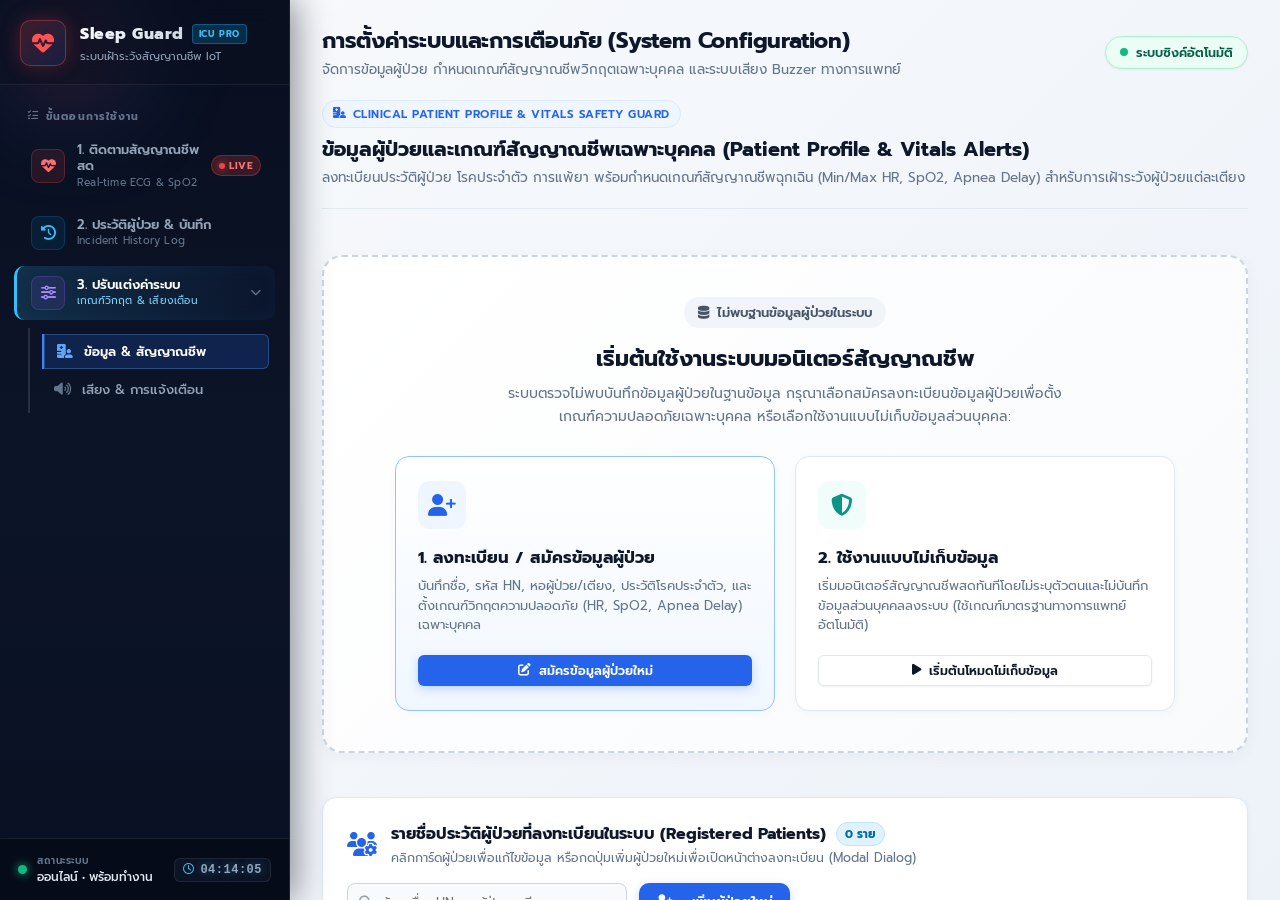
<file: settings.html>
<!DOCTYPE html>
<!--
  ============================================================================
  SLEEP GUARD - SYSTEM SETTINGS & CLINICAL THRESHOLDS (settings.html)
  หน้าที่ของไฟล์:
  1. จัดการข้อมูลผู้ป่วย (EHR Profile, HN, เตียง, หอผู้ป่วย)
  2. กำหนดเกณฑ์สัญญาณชีพวิกฤต (HR Min/Max, SpO2 Min, Apnea Delay)
  3. ตั้งค่าระบบเสียงแจ้งเตือนทางการแพทย์ (Medical Buzzer) และ LINE Notify
  ============================================================================
-->
<html lang="th">

<head>
  <meta charset="UTF-8">
  <meta name="viewport" content="width=device-width, initial-scale=1.0">
  <title>Sleep Guard - การตั้งค่าระบบและการเตือนภัย (System Settings)</title>

  <!-- FontAwesome Icons 6 -->
  <link rel="stylesheet" href="https://cdnjs.cloudflare.com/ajax/libs/font-awesome/6.5.1/css/all.min.css">

  <!-- Google Fonts: Prompt, Kanit, Inter -->
  <link rel="preconnect" href="https://fonts.googleapis.com">
  <link rel="preconnect" href="https://fonts.gstatic.com" crossorigin>
  <link
    href="https://fonts.googleapis.com/css2?family=Inter:wght@400;500;600;700&family=Kanit:wght@300;400;500;600;700&family=Prompt:wght@300;400;500;600;700&display=swap"
    rel="stylesheet">

  <!-- CSS Modules -->
  <link rel="stylesheet" href="assets/css/main.css">
  <link rel="stylesheet" href="assets/css/settings.css">
</head>

<body>

  <div class="app-container">

    <!-- ==========================================
         Sidebar Navigation Component
    =========================================== -->
    <aside class="sidebar">
      <div class="brand-wrapper">
        <a href="index.html" class="brand">
          <div class="brand-icon">
            <i class="fa-solid fa-heart-pulse"></i>
          </div>
          <div class="brand-text">
            <div class="brand-title-row">
              <h1>Sleep Guard</h1>
              <span class="brand-badge-pro">ICU PRO</span>
            </div>
            <span class="brand-subtitle">ระบบเฝ้าระวังสัญญาณชีพ IoT</span>
          </div>
        </a>
      </div>

      <div class="menu-section">
        <div class="nav-section-label"><i class="fa-solid fa-list-check"></i> ขั้นตอนการใช้งาน</div>
        <nav class="nav-links">
          <!-- 1. ติดตามสัญญาณชีพสด -->
          <a href="index.html#dashboard" class="nav-item">
            <div class="nav-icon-box icon-red">
              <i class="fa-solid fa-heart-pulse"></i>
            </div>
            <div class="nav-label-wrap">
              <span>1. ติดตามสัญญาณชีพสด</span>
              <small>Real-time ECG & SpO2</small>
            </div>
            <span class="nav-badge-live"><span class="pulse-dot-red-xs"></span> LIVE</span>
          </a>

          <!-- 2. ประวัติผู้ป่วย -->
          <a href="index.html#history" class="nav-item">
            <div class="nav-icon-box icon-blue">
              <i class="fa-solid fa-clock-rotate-left"></i>
            </div>
            <div class="nav-label-wrap">
              <span>2. ประวัติผู้ป่วย & บันทึก</span>
              <small>Incident History Log</small>
            </div>
          </a>

          <!-- 3. เมนูตั้งค่าระบบพร้อมเมนูย่อย Sub-menu -->
          <div class="nav-item-container">
            <a href="settings.html" class="nav-item active">
              <div class="nav-icon-box icon-purple">
                <i class="fa-solid fa-sliders"></i>
              </div>
              <div class="nav-label-wrap">
                <span>3. ปรับแต่งค่าระบบ</span>
                <small>เกณฑ์วิกฤต & เสียงเตือน</small>
              </div>
              <i class="fa-solid fa-chevron-down nav-arrow"></i>
            </a>

            <div class="sub-menu">
              <button type="button" class="settings-nav-item active" data-tab="tabPatientVitals">
                <i class="fa-solid fa-hospital-user"></i>
                <span>ข้อมูล & สัญญาณชีพ</span>
              </button>
              <button type="button" class="settings-nav-item" data-tab="tabAudio">
                <i class="fa-solid fa-volume-high"></i>
                <span>เสียง & การแจ้งเตือน</span>
              </button>
            </div>
          </div>
        </nav>
      </div>

      <div class="sidebar-footer">
        <div class="status-indicator">
          <span class="status-dot"></span>
          <div class="status-text-block">
            <span class="status-title">สถานะระบบ</span>
            <span class="status-text">ออนไลน์ • พร้อมทำงาน</span>
          </div>
        </div>
        <div class="live-clock-card">
          <i class="fa-regular fa-clock clock-icon"></i>
          <span class="time-stamp" id="liveClock">00:00:00</span>
        </div>
      </div>
    </aside>

    <!-- ==========================================
         Main Content Area
    =========================================== -->
    <main class="main-content">

      <!-- Topbar Header -->
      <header class="topbar">
        <div class="topbar-left">
          <button class="mobile-menu-toggle" id="mobileMenuBtn" aria-label="Toggle Menu">
            <i class="fa-solid fa-bars"></i>
          </button>
          <div class="header-titles">
            <h1>การตั้งค่าระบบและการเตือนภัย (System Configuration)</h1>
            <p>จัดการข้อมูลผู้ป่วย กำหนดเกณฑ์สัญญาณชีพวิกฤตเฉพาะบุคคล และระบบเสียง Buzzer ทางการแพทย์</p>
          </div>
        </div>

        <div class="topbar-right">
          <div class="system-status-chip">
            <span class="chip-pulse"></span>
            <span class="chip-label">ระบบซิงค์อัตโนมัติ</span>
          </div>
        </div>
      </header>

      <!-- Settings Layout Container -->
      <div class="settings-layout-wrapper">

        <!-- ==========================================
                 TAB 1: PATIENT PROFILE & VITALS ALERT THRESHOLDS (MERGED)
            =========================================== -->
        <section class="settings-panel active" id="tabPatientVitals" role="tabpanel">

          <!-- Hero & Quick Patient Case Selectors -->
          <div class="panel-hero">
            <div class="hero-text">
              <div class="badge-pill badge-primary-soft">
                <i class="fa-solid fa-hospital-user"></i> Clinical Patient Profile & Vitals Safety Guard
              </div>
              <h2>ข้อมูลผู้ป่วยและเกณฑ์สัญญาณชีพเฉพาะบุคคล (Patient Profile & Vitals Alerts)</h2>
              <p>ลงทะเบียนประวัติผู้ป่วย โรคประจำตัว การแพ้ยา พร้อมกำหนดเกณฑ์สัญญาณชีพฉุกเฉิน (Min/Max HR, SpO2, Apnea
                Delay) สำหรับการเฝ้าระวังผู้ป่วยแต่ละเตียง</p>
            </div>

            <!-- Patient Quick Switcher Toolbar & Actions -->
            <div class="presets-toolbar" id="presetsToolbar" style="display:none;">
              <span class="presets-label"><i class="fa-solid fa-users-viewfinder"></i> สลับเลือกเคสผู้ป่วย:</span>
              <div class="presets-btn-group" id="patientQuickPresetsGroup">
                <!-- Dynamically rendered by settings.js from real registered patients -->
              </div>
              <div style="margin-left: auto; display: flex; gap: 8px; flex-wrap: wrap;">
                <button type="button" class="btn-guest-switch" id="btnSwitchToGuest">
                  <i class="fa-solid fa-shield-halved text-teal"></i> โหมดไม่เก็บข้อมูล
                </button>
                <button type="button" class="btn-preset btn-preset-add" id="btnNewPatientTop">
                  <i class="fa-solid fa-user-plus"></i> + เพิ่มผู้ป่วยใหม่
                </button>
              </div>
            </div>
          </div>

          <!-- ==========================================
               No Database Onboarding Screen (Register vs Guest Mode)
          =========================================== -->
          <div class="no-patient-onboarding-card" id="noPatientOnboarding">
            <div class="onboarding-badge">
              <i class="fa-solid fa-database"></i> ไม่พบฐานข้อมูลผู้ป่วยในระบบ
            </div>
            <h3>เริ่มต้นใช้งานระบบมอนิเตอร์สัญญาณชีพ</h3>
            <p>ระบบตรวจไม่พบบันทึกข้อมูลผู้ป่วยในฐานข้อมูล กรุณาเลือกสมัครลงทะเบียนข้อมูลผู้ป่วยเพื่อตั้งเกณฑ์ความปลอดภัยเฉพาะบุคคล หรือเลือกใช้งานแบบไม่เก็บข้อมูลส่วนบุคคล:</p>

            <div class="onboarding-options-grid">
              <!-- Option 1: Register New Patient -->
              <div class="onboard-card highlight" id="btnCardRegister">
                <div>
                  <div class="onboard-icon-box bg-blue">
                    <i class="fa-solid fa-user-plus"></i>
                  </div>
                  <h4>1. ลงทะเบียน / สมัครข้อมูลผู้ป่วย</h4>
                  <p>บันทึกชื่อ, รหัส HN, หอผู้ป่วย/เตียง, ประวัติโรคประจำตัว, และตั้งเกณฑ์วิกฤตความปลอดภัย (HR, SpO2, Apnea Delay) เฉพาะบุคคล</p>
                </div>
                <button type="button" class="btn btn-primary btn-sm" id="btnStartRegister">
                  <i class="fa-solid fa-pen-to-square"></i> สมัครข้อมูลผู้ป่วยใหม่
                </button>
              </div>

              <!-- Option 2: Anonymous Guest Mode -->
              <div class="onboard-card" id="btnCardGuest">
                <div>
                  <div class="onboard-icon-box bg-teal">
                    <i class="fa-solid fa-shield-halved"></i>
                  </div>
                  <h4>2. ใช้งานแบบไม่เก็บข้อมูล</h4>
                  <p>เริ่มมอนิเตอร์สัญญาณชีพสดทันทีโดยไม่ระบุตัวตนและไม่บันทึกข้อมูลส่วนบุคคลลงระบบ (ใช้เกณฑ์มาตรฐานทางการแพทย์อัตโนมัติ)</p>
                </div>
                <button type="button" class="btn btn-outline btn-sm" id="btnStartGuest">
                  <i class="fa-solid fa-play"></i> เริ่มต้นโหมดไม่เก็บข้อมูล
                </button>
              </div>
            </div>
          </div>

          <!-- Active Patient Highlight Banner -->
          <div class="active-patient-card-banner" id="activePatientBanner" style="display:none;">
            <div class="active-patient-avatar-box">
              <div class="patient-big-avatar" id="dispAvatar">ผ</div>
              <div class="active-pulse-badge" title="กำลังมอนิเตอร์บนแดชบอร์ด">
                <span class="pulse-dot"></span> LIVE
              </div>
            </div>

            <div class="active-patient-main-info">
              <div class="patient-title-row">
                <h3 id="dispFullName">ยังไม่ได้ระบุผู้ป่วย</h3>
                <span class="hn-tag" id="dispHnTag">HN: -</span>
                <span class="status-badge status-badge-normal" id="dispRiskBadge">
                  <i class="fa-solid fa-circle-check"></i> ปกติ
                </span>
              </div>
              <div class="patient-sub-details">
                <span><i class="fa-solid fa-bed"></i> <strong id="dispWardBed">-</strong></span>
                <span><i class="fa-solid fa-user"></i> <span id="dispAgeGender">-</span></span>
                <span><i class="fa-solid fa-user-doctor"></i> <span id="dispDoctor">-</span></span>
                <span><i class="fa-solid fa-calendar-day"></i> รับเข้ารักษา: <span id="dispAdmitDate">-</span></span>
              </div>
              <div class="patient-condition-tags" id="dispConditionTags">
                <!-- Dynamically rendered -->
              </div>
            </div>

            <div class="active-patient-vitals-mini">
              <div class="mini-vital-box">
                <span class="lbl">ช่วง HR ปลอดภัย</span>
                <span class="val text-danger" id="dispThresholdHr">50 - 100 <small>BPM</small></span>
              </div>
              <div class="mini-vital-box">
                <span class="lbl">Min SpO2</span>
                <span class="val text-primary" id="dispThresholdSpo2">≥ 95 <small>%</small></span>
              </div>
              <div class="mini-vital-box">
                <span class="lbl">Apnea Delay</span>
                <span class="val text-purple" id="dispThresholdApnea">10 <small>วินาที</small></span>
              </div>
            </div>
          </div>

          <!-- Native HTML5 Modal Dialog for Patient Profile & Vitals Configuration -->
          <dialog id="patientDialog" class="patient-modal-dialog">
            <div class="dialog-content-wrapper">
              <!-- Dialog Header -->
              <div class="dialog-header">
                <div class="dialog-header-info">
                  <div class="badge-pill badge-primary-soft">
                    <i class="fa-solid fa-notes-medical"></i> Patient EHR & Vitals Guard
                  </div>
                  <h3 id="formModeTitle"><i class="fa-solid fa-user-pen"></i> ลงทะเบียน / แก้ไขข้อมูลประวัติผู้ป่วย</h3>
                  <p class="dialog-subtitle">กรอกข้อมูลประวัติการรักษา โรคประจำตัว และตั้งเกณฑ์สัญญาณชีพวิกฤตเฉพาะบุคคล</p>
                </div>
                <button type="button" class="btn-dialog-close" id="btnCloseDialog" title="ปิดหน้าต่าง">&times;</button>
              </div>

              <!-- Dialog Scrollable Body -->
              <div class="dialog-scroll-body">
                <!-- Section 1: Demographics & Admission -->
                <div class="patient-section-card">
                  <div class="patient-section-title">
                    <i class="fa-solid fa-address-card text-primary"></i>
                    <span>1. ข้อมูลทั่วไปและการรับตัวผู้ป่วย (Demographics & Admission)</span>
                  </div>

                  <div class="form-grid-3">
                    <div class="form-group">
                      <label class="form-label" for="inputPatientHn">
                        <span>รหัสประจำตัวผู้ป่วย (HN) *</span>
                        <span class="text-hint">สร้างให้อัตโนมัติ</span>
                      </label>
                      <div class="input-with-action">
                        <i class="fa-solid fa-hashtag input-icon-left"></i>
                        <input type="text" id="inputPatientHn" class="form-control" placeholder="เช่น HN-90412" required>
                        <button type="button" class="btn-input-addon" id="btnGenerateHn" title="สุ่มรหัส HN ใหม่">
                          <i class="fa-solid fa-arrows-rotate"></i> สุ่ม HN
                        </button>
                      </div>
                    </div>

                    <div class="form-group">
                      <label class="form-label" for="inputPatientName">
                        <span>ชื่อ - นามสกุล ผู้ป่วย *</span>
                      </label>
                      <div class="input-with-icon">
                        <i class="fa-solid fa-user input-icon"></i>
                        <input type="text" id="inputPatientName" class="form-control" placeholder="เช่น เคสเฝ้าระวัง ICU เตียง 4A" required>
                      </div>
                    </div>

                    <div class="form-grid-2-mini">
                      <div class="form-group">
                        <label class="form-label" for="inputPatientAge">อายุ (ปี)</label>
                        <input type="number" id="inputPatientAge" class="form-control" placeholder="48" min="1" max="130">
                      </div>
                      <div class="form-group">
                        <label class="form-label" for="selectPatientGender">เพศ</label>
                        <select id="selectPatientGender" class="form-select">
                          <option value="ชาย">ชาย</option>
                          <option value="หญิง">หญิง</option>
                          <option value="อื่นๆ">อื่นๆ</option>
                        </select>
                      </div>
                    </div>
                  </div>

                  <div class="form-grid-3">
                    <div class="form-group">
                      <label class="form-label" for="inputPatientWard">หอผู้ป่วย / แผนก (Ward) *</label>
                      <div class="input-with-icon">
                        <i class="fa-solid fa-hospital input-icon"></i>
                        <input type="text" id="inputPatientWard" class="form-control" placeholder="เช่น ICU Ward 4 (Intermediate Care)">
                      </div>
                    </div>

                    <div class="form-group">
                      <label class="form-label" for="inputPatientBed">หมายเลขเตียง / ห้องพัก *</label>
                      <div class="input-with-icon">
                        <i class="fa-solid fa-bed input-icon"></i>
                        <input type="text" id="inputPatientBed" class="form-control" placeholder="เช่น ICU-04 / เตียง A (Bed #04)">
                      </div>
                    </div>

                    <div class="form-group">
                      <label class="form-label" for="inputPatientAdmitDate">วันที่และเวลารับเข้ารักษา</label>
                      <input type="datetime-local" id="inputPatientAdmitDate" class="form-control">
                    </div>
                  </div>

                  <div class="form-grid-3">
                    <div class="form-group">
                      <label class="form-label" for="inputPatientPhone">เบอร์โทรศัพท์ฉุกเฉิน / ญาติ</label>
                      <div class="input-with-icon">
                        <i class="fa-solid fa-phone input-icon"></i>
                        <input type="tel" id="inputPatientPhone" class="form-control" placeholder="เช่น 089-123-4567 (คุณวิมล - ภรรยา)">
                      </div>
                    </div>

                    <div class="form-group">
                      <label class="form-label" for="inputPatientDoctor">แพทย์เจ้าของไข้ (Attending Physician)</label>
                      <div class="input-with-icon">
                        <i class="fa-solid fa-user-doctor input-icon"></i>
                        <input type="text" id="inputPatientDoctor" class="form-control" placeholder="เช่น นพ. เกียรติศักดิ์ อานันท์">
                      </div>
                    </div>

                    <div class="form-group">
                      <label class="form-label" for="inputPatientNurse">พยาบาลผู้รับผิดชอบ (Primary Nurse)</label>
                      <div class="input-with-icon">
                        <i class="fa-solid fa-user-nurse input-icon"></i>
                        <input type="text" id="inputPatientNurse" class="form-control" placeholder="เช่น พว. วิภาดา สุขเจริญ (RN)">
                      </div>
                    </div>
                  </div>
                </div>

                <!-- Section 2: Clinical History & Allergies -->
                <div class="patient-section-card">
                  <div class="patient-section-title">
                    <i class="fa-solid fa-heart-pulse text-danger"></i>
                    <span>2. ประวัติทางการแพทย์ โรคประจำตัว และประวัติการแพ้ยา (Clinical History & Allergies)</span>
                  </div>

                  <!-- Selectable Condition Tags -->
                  <div class="form-group">
                    <label class="form-label">
                      <span>โรคประจำตัวและภาวะเสี่ยงสำคัญ (เลือกได้หลายข้อ)</span>
                      <span class="text-hint">คลิกที่ชิปเพื่อเลือก / ยกเลิก</span>
                    </label>
                    <div class="interactive-tag-chips" id="diseaseTagsContainer">
                      <button type="button" class="tag-chip active" data-condition="OSA">
                        <i class="fa-solid fa-lungs"></i> ภาวะหยุดหายใจขณะหลับ (OSA)
                      </button>
                      <button type="button" class="tag-chip active" data-condition="Arrhythmia">
                        <i class="fa-solid fa-heart-crack"></i> หัวใจเต้นผิดจังหวะ (Arrhythmia)
                      </button>
                      <button type="button" class="tag-chip" data-condition="Hypertension">
                        <i class="fa-solid fa-gauge-high"></i> ความดันโลหิตสูง (HT)
                      </button>
                      <button type="button" class="tag-chip" data-condition="CAD">
                        <i class="fa-solid fa-shield-heart"></i> โรคหลอดเลือดหัวใจ (CAD)
                      </button>
                      <button type="button" class="tag-chip" data-condition="Diabetes">
                        <i class="fa-solid fa-droplet"></i> เบาหวาน (DM)
                      </button>
                      <button type="button" class="tag-chip" data-condition="Asthma">
                        <i class="fa-solid fa-wind"></i> โรคหอบหืด / COPD
                      </button>
                      <button type="button" class="tag-chip" data-condition="PostOp">
                        <i class="fa-solid fa-syringe"></i> พักฟื้นหลังการผ่าตัด
                      </button>
                    </div>
                  </div>

                  <div class="form-grid-2">
                    <div class="form-group">
                      <label class="form-label" for="inputOtherConditions">โรคประจำตัวหรือประวัติการผ่าตัดอื่นๆ</label>
                      <input type="text" id="inputOtherConditions" class="form-control" placeholder="เช่น เคยผ่าตัดบายพาสหัวใจ (CABG) ปี 2024, ไขมันในเลือดสูง">
                    </div>

                    <div class="form-group">
                      <label class="form-label text-danger" for="inputPatientAllergies">
                        <span><i class="fa-solid fa-triangle-exclamation"></i> ประวัติการแพ้ยา & สารอาหาร (Allergies)</span>
                        <span class="badge-pill badge-danger-soft">สำคัญมาก</span>
                      </label>
                      <div class="input-with-icon allergy-input-wrap">
                        <i class="fa-solid fa-ban input-icon text-danger"></i>
                        <input type="text" id="inputPatientAllergies" class="form-control alert-border-danger" placeholder="เช่น แพ้ยา Penicillin (ผื่นคัน แน่นหน้าอก), แพ้อาหารทะเล">
                      </div>
                    </div>
                  </div>

                  <!-- Risk Priority Level Selector -->
                  <div class="form-group">
                    <label class="form-label">
                      <span>ระดับการเฝ้าระวังผู้ป่วย (Patient Care & Risk Priority) *</span>
                    </label>
                    <div class="risk-selector-group">
                      <label class="risk-radio-card high-risk">
                        <input type="radio" name="patientRiskLevel" value="high" checked>
                        <div class="risk-radio-content">
                          <div class="risk-radio-icon"><i class="fa-solid fa-skull-crossbones"></i></div>
                          <div class="risk-radio-text">
                            <strong>เฝ้าระวังพิเศษ ICU (High Risk)</strong>
                            <span>เสี่ยงหยุดหายใจรุนแรง ตรวจสอบสัญญาณชีพแบบ Real-time ตลอด 24 ชม.</span>
                          </div>
                        </div>
                      </label>

                      <label class="risk-radio-card med-risk">
                        <input type="radio" name="patientRiskLevel" value="med">
                        <div class="risk-radio-content">
                          <div class="risk-radio-icon"><i class="fa-solid fa-triangle-exclamation"></i></div>
                          <div class="risk-radio-text">
                            <strong>เฝ้าระวังกึ่งวิกฤต (Medium Risk)</strong>
                            <span>ผู้ป่วยมีโรคประจำตัว เฝ้าระวังการดรอปของ SpO2 และช่วงนอนหลับ</span>
                          </div>
                        </div>
                      </label>

                      <label class="risk-radio-card low-risk">
                        <input type="radio" name="patientRiskLevel" value="low">
                        <div class="risk-radio-content">
                          <div class="risk-radio-icon"><i class="fa-solid fa-shield-halved"></i></div>
                          <div class="risk-radio-text">
                            <strong>พักฟื้นทั่วไป (Low Risk / Standard)</strong>
                            <span>สัญญาณชีพคงที่ ติดตามความต่อเนื่องของคุณภาพการนอนหลับ</span>
                          </div>
                        </div>
                      </label>
                    </div>
                  </div>
                </div>

                <!-- Section 3: Vitals Alert Thresholds (รวมเกณฑ์สัญญาณชีพ) -->
                <div class="patient-section-card">
                  <div class="patient-section-title">
                    <i class="fa-solid fa-heart-pulse text-danger"></i>
                    <span>3. เกณฑ์การแจ้งเตือนสัญญาณชีพวิกฤตเฉพาะบุคคล (Patient-Specific Vitals Alert Thresholds)</span>
                  </div>

                  <!-- Clinical Presets Toolbar for this patient -->
                  <div class="presets-toolbar mb-3">
                    <span class="presets-label"><i class="fa-solid fa-wand-magic-sparkles"></i> โหมดพรีเซ็ตมาตรฐาน:</span>
                    <div class="presets-btn-group">
                      <button type="button" class="btn-preset active" data-preset="adult">
                        <i class="fa-solid fa-user"></i> ผู้ใหญ่ทั่วไป
                      </button>
                      <button type="button" class="btn-preset" data-preset="elderly">
                        <i class="fa-solid fa-person-cane"></i> ผู้สูงอายุ
                      </button>
                      <button type="button" class="btn-preset" data-preset="icu">
                        <i class="fa-solid fa-bed-pulse"></i> เฝ้าระวัง ICU
                      </button>
                      <button type="button" class="btn-preset" data-preset="athlete">
                        <i class="fa-solid fa-person-running"></i> นักกีฬา
                      </button>
                    </div>
                  </div>

                  <!-- Interactive Live HR Range Visualizer -->
                  <div class="interactive-visualizer-card">
                    <div class="visualizer-header">
                      <div class="visualizer-title">
                        <i class="fa-solid fa-chart-simple icon-accent"></i>
                        <span>การจำลองช่วงความปลอดภัยของอัตราการเต้นของหัวใจ (Heart Rate Safety Spectrum)</span>
                      </div>
                      <span class="visualizer-current-badge" id="hrRangeDisplay">ช่วงปลอดภัย: 50 - 100 BPM</span>
                    </div>

                    <div class="range-spectrum-container">
                      <div class="spectrum-bar">
                        <div class="spectrum-zone zone-brady" id="zoneBrady" style="width: 33%;">
                          <span class="zone-label"><i class="fa-solid fa-triangle-exclamation"></i> Bradycardia (<span id="gaugeBradyVal">50</span>)</span>
                        </div>
                        <div class="spectrum-zone zone-normal" id="zoneNormal" style="width: 34%;">
                          <span class="zone-label"><i class="fa-solid fa-check-circle"></i> ปลอดภัย (Normal)</span>
                        </div>
                        <div class="spectrum-zone zone-tachy" id="zoneTachy" style="width: 33%;">
                          <span class="zone-label"><i class="fa-solid fa-fire-flame-curved"></i> Tachycardia (> <span id="gaugeTachyVal">100</span>)</span>
                        </div>
                      </div>
                      <div class="spectrum-ticks">
                        <span>30 BPM</span>
                        <span>60 BPM</span>
                        <span>90 BPM</span>
                        <span>120 BPM</span>
                        <span>150+ BPM</span>
                      </div>
                    </div>
                  </div>

                  <!-- Threshold Configuration 4 Cards Grid -->
                  <div class="settings-grid">

                    <!-- 1. Heart Rate Min -->
                    <div class="setting-card">
                      <div class="setting-card-header">
                        <div class="card-icon-avatar bg-amber-soft">
                          <i class="fa-solid fa-heart-crack text-amber"></i>
                        </div>
                        <div>
                          <h4>อัตราการเต้นหัวใจต่ำสุด (Min HR)</h4>
                          <p>เตือนเมื่อชีพจรต่ำกว่าค่านี้ (Bradycardia)</p>
                        </div>
                      </div>

                      <div class="stepper-input-wrapper">
                        <button type="button" class="btn-stepper" data-step-target="inputHrMin" data-step="-5">
                          <i class="fa-solid fa-minus"></i>
                        </button>
                        <div class="input-with-unit">
                          <input type="number" id="inputHrMin" class="form-control-stepper" value="50" min="30" max="80" step="1" required>
                          <span class="input-unit">BPM</span>
                        </div>
                        <button type="button" class="btn-stepper" data-step-target="inputHrMin" data-step="5">
                          <i class="fa-solid fa-plus"></i>
                        </button>
                      </div>

                      <div class="card-helper-text">
                        <i class="fa-solid fa-circle-info"></i>
                        <span>เกณฑ์แนะนำ: <strong>50 - 60 BPM</strong></span>
                      </div>
                    </div>

                    <!-- 2. Heart Rate Max -->
                    <div class="setting-card">
                      <div class="setting-card-header">
                        <div class="card-icon-avatar bg-red-soft">
                          <i class="fa-solid fa-heart-pulse text-red"></i>
                        </div>
                        <div>
                          <h4>อัตราการเต้นหัวใจสูงสุด (Max HR)</h4>
                          <p>เตือนเมื่อชีพจรสูงเกินค่านี้ (Tachycardia)</p>
                        </div>
                      </div>

                      <div class="stepper-input-wrapper">
                        <button type="button" class="btn-stepper" data-step-target="inputHrMax" data-step="-5">
                          <i class="fa-solid fa-minus"></i>
                        </button>
                        <div class="input-with-unit">
                          <input type="number" id="inputHrMax" class="form-control-stepper" value="100" min="90" max="180" step="1" required>
                          <span class="input-unit">BPM</span>
                        </div>
                        <button type="button" class="btn-stepper" data-step-target="inputHrMax" data-step="5">
                          <i class="fa-solid fa-plus"></i>
                        </button>
                      </div>

                      <div class="card-helper-text">
                        <i class="fa-solid fa-circle-info"></i>
                        <span>เกณฑ์แนะนำ: <strong>100 - 120 BPM</strong></span>
                      </div>
                    </div>

                    <!-- 3. Blood Oxygen (SpO2) -->
                    <div class="setting-card">
                      <div class="setting-card-header">
                        <div class="card-icon-avatar bg-blue-soft">
                          <i class="fa-solid fa-lungs text-blue"></i>
                        </div>
                        <div>
                          <h4>ออกซิเจนในเลือดขั้นต่ำ (Min SpO2)</h4>
                          <p>เตือนภาวะพร่องออกซิเจน (Hypoxia)</p>
                        </div>
                      </div>

                      <div class="stepper-input-wrapper">
                        <button type="button" class="btn-stepper" data-step-target="inputSpo2Min" data-step="-1">
                          <i class="fa-solid fa-minus"></i>
                        </button>
                        <div class="input-with-unit">
                          <input type="number" id="inputSpo2Min" class="form-control-stepper" value="95" min="75" max="99" step="1" required>
                          <span class="input-unit">% SpO2</span>
                        </div>
                        <button type="button" class="btn-stepper" data-step-target="inputSpo2Min" data-step="1">
                          <i class="fa-solid fa-plus"></i>
                        </button>
                      </div>

                      <div class="hypoxia-scale-guide">
                        <div class="scale-item normal"><span>≥ 95% ปกติ</span></div>
                        <div class="scale-item warning"><span>90-94% พร่อง</span></div>
                        <div class="scale-item critical"><span>&lt; 90% วิกฤต</span></div>
                      </div>
                    </div>

                    <!-- 4. Apnea Radar Detection Delay -->
                    <div class="setting-card">
                      <div class="setting-card-header">
                        <div class="card-icon-avatar bg-purple-soft">
                          <i class="fa-solid fa-tower-broadcast text-purple"></i>
                        </div>
                        <div>
                          <h4>หน่วงเวลาหยุดหายใจ (Apnea Delay)</h4>
                          <p>เรดาร์ 60GHz ตรวจจับเมื่อทรวงอกไม่ขยับ</p>
                        </div>
                      </div>

                      <div class="stepper-input-wrapper">
                        <button type="button" class="btn-stepper" data-step-target="inputApneaDelay" data-step="-1">
                          <i class="fa-solid fa-minus"></i>
                        </button>
                        <div class="input-with-unit">
                          <input type="number" id="inputApneaDelay" class="form-control-stepper" value="10" min="5" max="30" step="1" required>
                          <span class="input-unit">วินาที</span>
                        </div>
                        <button type="button" class="btn-stepper" data-step-target="inputApneaDelay" data-step="1">
                          <i class="fa-solid fa-plus"></i>
                        </button>
                      </div>

                      <div class="card-helper-text">
                        <i class="fa-solid fa-stopwatch"></i>
                        <span>มาตรฐาน OSA: เตือนเมื่อหยุดหายใจเกิน <strong>10 วิ</strong></span>
                      </div>
                    </div>

                  </div>

                  <!-- Target BP & IoT Device Pairing -->
                  <div class="form-grid-2 mt-3">
                    <div class="form-group">
                      <label class="form-label" for="inputBaselineBp">
                        <span>ความดันโลหิตเป้าหมาย (Target BP Baseline)</span>
                        <span class="text-hint">mmHg</span>
                      </label>
                      <input type="text" id="inputBaselineBp" class="form-control" value="125/82">
                    </div>

                    <div class="form-group">
                      <label class="form-label" for="selectAssignedDevice">
                        <span>อุปกรณ์ IoT ประจำเตียง</span>
                      </label>
                      <select id="selectAssignedDevice" class="form-select">
                        <option value="DEV-001" selected>Micro:bit Hub #01 (ECG Lead II)</option>
                        <option value="DEV-002">Radar 60GHz #02 (Chest Motion Sensor)</option>
                        <option value="DEV-003">Pulse Oximeter #03 (SpO2 BLE Module)</option>
                        <option value="DEV-004">Environment Sensor #04 (Room Climate)</option>
                      </select>
                    </div>
                  </div>
                </div>

                <!-- Section 4: Clinical Notes -->
                <div class="patient-section-card">
                  <div class="patient-section-title">
                    <i class="fa-solid fa-notes-medical text-purple"></i>
                    <span>4. บันทึกข้อบ่งชี้ทางการแพทย์ & แผนการพยาบาล (Clinical Notes & Nursing Remarks)</span>
                  </div>

                  <div class="form-group">
                    <textarea id="inputClinicalNotes" class="form-control" rows="3"
                      placeholder="ระบุคำสั่งแพทย์หรือข้อควรระวัง เช่น: ตรวจพบภาวะกรนรุนแรงร่วมกับสะดุ้งตื่น ห้ามนอนหงายราบ ให้ปรับหัวเตียงสูง 30 องศา และตั้งเกณฑ์เสียงเตือนระดับ ICU"></textarea>
                  </div>
                </div>
              </div>

              <!-- Dialog Footer Action Buttons -->
              <div class="dialog-actions-footer">
                <div class="left-actions">
                  <button type="button" class="btn btn-danger-soft" id="btnDeletePatient" style="display: none;">
                    <i class="fa-solid fa-trash-can"></i> ลบประวัติผู้ป่วยนี้
                  </button>
                </div>

                <div class="right-actions">
                  <button type="button" class="btn btn-outline" id="btnCancelPatientEdit">
                    <i class="fa-solid fa-xmark"></i> ปิดหน้าต่าง
                  </button>
                  <button type="button" class="btn btn-success" id="btnSetActivePatient">
                    <i class="fa-solid fa-circle-play"></i> เลือกเป็นผู้ป่วยมอนิเตอร์สด
                  </button>
                  <button type="button" class="btn btn-primary btn-save" id="btnSavePatient">
                    <i class="fa-solid fa-floppy-disk"></i> <span>บันทึกข้อมูลประวัติ & เกณฑ์สัญญาณชีพ</span>
                  </button>
                </div>
              </div>
            </div>
          </dialog>

          <!-- Saved Patients Directory / Management Cards & Table -->
          <div class="saved-patients-directory-card">
            <div class="directory-header">
              <div class="directory-title">
                <i class="fa-solid fa-users-gear text-primary"></i>
                <div>
                  <div class="title-with-badge">
                    <h4>รายชื่อประวัติผู้ป่วยที่ลงทะเบียนในระบบ (Registered Patients)</h4>
                    <span class="badge-counter" id="patientCounterBadge">4 ราย</span>
                  </div>
                  <p>คลิกการ์ดผู้ป่วยเพื่อแก้ไขข้อมูล หรือกดปุ่มเพิ่มผู้ป่วยใหม่เพื่อเปิดหน้าต่างลงทะเบียน (Modal Dialog)</p>
                </div>
              </div>

              <div class="directory-actions-right">
                <div class="directory-search-box">
                  <i class="fa-solid fa-magnifying-glass"></i>
                  <input type="text" id="searchSettingsPatients" placeholder="ค้นหาชื่อ, HN, หอผู้ป่วย, เตียง...">
                </div>
                <button type="button" class="btn btn-primary" id="btnOpenAddPatientModal">
                  <i class="fa-solid fa-user-plus"></i> + เพิ่มผู้ป่วยใหม่
                </button>
              </div>
            </div>

            <!-- Dynamic Patient Cards Grid -->
            <div class="patient-cards-grid" id="patientCardsGrid">
              <!-- Rendered via settings.js -->
            </div>

          </div>

        </section>

        <!-- ==========================================
                 TAB 2: AUDIO & BUZZER SETTINGS
            =========================================== -->
        <section class="settings-panel" id="tabAudio" role="tabpanel">

          <div class="panel-hero">
            <div class="hero-text">
              <div class="badge-pill badge-primary-soft">
                <i class="fa-solid fa-volume-high"></i> Acoustic Alarm System
              </div>
              <h2>ระบบเสียง Buzzer และการกระจายสัญญาณแจ้งเตือน (Audio & Alert Dispatch)</h2>
              <p>กำหนดระดับความดังเสียงสังเคราะห์ตามมาตรฐาน ISO 60601-1-8 และตั้งค่าช่องทางแจ้งเตือนด่วนไปยังสมาร์ตโฟน
              </p>
            </div>
          </div>

          <!-- Master Buzzer Card -->
          <div class="feature-toggle-card">
            <div class="toggle-card-main">
              <div class="toggle-icon-box bg-blue-soft">
                <i class="fa-solid fa-bell text-primary"></i>
              </div>
              <div class="toggle-details">
                <div class="toggle-title-row">
                  <h4>เปิดใช้งานเสียง Buzzer เตือนฉุกเฉิน (Master Buzzer)</h4>
                  <span class="status-tag tag-active" id="buzzerStatusTag">เปิดใช้งาน</span>
                </div>
                <p>ส่งเสียง Beep ทางการแพทย์ผ่านลำโพงของเครื่องมอนิเตอร์และอุปกรณ์ Micro:bit เมื่อตรวจพบสัญญาณชีพวิกฤต
                </p>
              </div>
            </div>

            <label class="switch-control" for="toggleBuzzer">
              <input type="checkbox" id="toggleBuzzer" checked>
              <span class="switch-track"></span>
            </label>
          </div>

          <!-- Volume Control & Waveform Visualizer -->
          <div class="setting-card full-width">
            <div class="volume-setting-header">
              <div class="volume-title-box">
                <div class="card-icon-avatar bg-primary-soft">
                  <i class="fa-solid fa-sliders text-primary"></i>
                </div>
                <div>
                  <h4>ระดับความดังเสียงสัญญาณ (Buzzer Volume)</h4>
                  <p>ปรับระดับเดซิเบลของลำโพงให้เหมาะสมกับสภาพแวดล้อมห้องผู้ป่วย</p>
                </div>
              </div>

              <div class="sound-wave-preview" id="soundWaveBox">
                <span class="wave-bar"></span>
                <span class="wave-bar"></span>
                <span class="wave-bar"></span>
                <span class="wave-bar"></span>
                <span class="wave-bar"></span>
              </div>
            </div>

            <div class="volume-slider-box">
              <i class="fa-solid fa-volume-low text-muted"></i>
              <div class="slider-wrapper">
                <input type="range" class="custom-range-slider" id="sliderBuzzerVol" min="10" max="100" value="80"
                  step="5">
              </div>
              <i class="fa-solid fa-volume-high text-primary"></i>
              <span class="volume-badge-pill" id="badgeBuzzerVol">80%</span>
            </div>

            <!-- Volume Presets -->
            <div class="volume-presets-row">
              <button type="button" class="btn-vol-preset" data-vol="30">30% (เงียบสงบ)</button>
              <button type="button" class="btn-vol-preset" data-vol="60">60% (มาตรฐาน)</button>
              <button type="button" class="btn-vol-preset" data-vol="80">80% (ห้องผู้ป่วย)</button>
              <button type="button" class="btn-vol-preset" data-vol="100">100% (สูงสุด ICU)</button>
            </div>
          </div>

          <!-- Audio Tone & Interactive Test Suite -->
          <div class="settings-grid">

            <div class="setting-card">
              <div class="setting-card-header">
                <div class="card-icon-avatar bg-amber-soft">
                  <i class="fa-solid fa-music text-amber"></i>
                </div>
                <div>
                  <h4>รูปแบบความถี่เสียงเตือน (Alarm Tone Pattern)</h4>
                  <p>ความถี่เสียงสังเคราะห์มาตรฐานสากล</p>
                </div>
              </div>

              <div class="form-group">
                <select class="form-select" id="selectAlarmTone">
                  <option value="medical_high">ความถี่สูง 950 Hz (High Priority Alarm - ISO 60601)</option>
                  <option value="medical_std" selected>ความถี่มาตรฐาน 880 Hz (Standard Alert Tone)</option>
                  <option value="medical_warn">ความถี่นุ่มนวล 650 Hz (Medium Warning Tone)</option>
                </select>
              </div>

              <div class="test-buttons-row">
                <button type="button" class="btn btn-outline btn-sm" id="btnTestBuzzer">
                  <i class="fa-solid fa-play"></i> ทดสอบเสียงปกติ (880Hz)
                </button>
                <button type="button" class="btn btn-danger-soft btn-sm" id="btnTestCriticalAlarm">
                  <i class="fa-solid fa-triangle-exclamation"></i> ทดสอบเสียงวิกฤต (950Hz)
                </button>
              </div>
            </div>

            <!-- Visual Strobe & High-Contrast Alert -->
            <div class="setting-card">
              <div class="setting-card-header">
                <div class="card-icon-avatar bg-purple-soft">
                  <i class="fa-solid fa-eye text-purple"></i>
                </div>
                <div>
                  <h4>ระบบไฟกะพริบแจ้งเตือน (Visual Strobe Screen)</h4>
                  <p>กะพริบขอบจอเมื่อเกิดเหตุฉุกเฉิน</p>
                </div>
              </div>

              <div class="toggle-card-box compact">
                <div class="toggle-text">
                  <h5>กะพริบขอบจอสีแดงเตือนเหตุวิกฤต</h5>
                  <p>ช่วยให้พยาบาลมองเห็นได้ชัดเจนแม้อยู่ห่างจากจอ</p>
                </div>
                <label class="switch-control">
                  <input type="checkbox" id="toggleVisualAlarm" checked>
                  <span class="switch-track"></span>
                </label>
              </div>
            </div>

          </div>

          <!-- LINE Notify & Webhook Broadcast Card -->
          <div class="setting-card full-width">
            <div class="setting-card-header">
              <div class="card-icon-avatar bg-line-green-soft">
                <i class="fa-brands fa-line text-line-green"></i>
              </div>
              <div class="header-with-action">
                <div>
                  <h4>การแจ้งเตือนผ่าน LINE Notify / Medical Webhook</h4>
                  <p>ส่งข้อความแจ้งเตือนพร้อมสแนปช็อตสัญญาณชีพไปยังสมาร์ตโฟนของเวรพยาบาล</p>
                </div>
                <label class="switch-control" for="toggleLineNotify">
                  <input type="checkbox" id="toggleLineNotify">
                  <span class="switch-track"></span>
                </label>
              </div>
            </div>

            <div class="line-config-body" id="lineConfigBody">
              <div class="form-grid-2">
                <div class="form-group">
                  <label class="form-label" for="inputLineToken">
                    <span>LINE Notify Token / Webhook Key</span>
                    <a href="https://notify-bot.line.me/th/" target="_blank" class="link-external"><i
                        class="fa-solid fa-arrow-up-right-from-square"></i> ขอ Token</a>
                  </label>
                  <div class="input-with-action">
                    <input type="password" id="inputLineToken" class="form-control"
                      placeholder="กรอก LINE Notify Token (เช่น xxxxxxxxxxxxx)" value="ey128989_demo_nurse_station_key">
                    <button type="button" class="btn-icon-addon" id="btnToggleTokenVisibility" title="แสดง/ซ่อน Token">
                      <i class="fa-solid fa-eye"></i>
                    </button>
                  </div>
                </div>

                <div class="form-group">
                  <label class="form-label" for="selectLineTarget">ผู้รับแจ้งเตือน</label>
                  <div class="alert-preview-card">
                    <div class="alert-preview-header">
                      <i class="fa-brands fa-line" style="color: #06c755;"></i>
                      <span>ตัวอย่างการแจ้งเตือนเมื่อเกิดเหตุวิกฤต (LINE Alert Preview)</span>
                    </div>
                    <div class="alert-preview-bubble">
                      <div class="preview-title">🚨 [Sleep Guard] แจ้งเตือนฉุกเฉิน</div>
                      <div class="preview-divider">━━━━━━━━━━━━━━━━━━━━</div>
                      <div class="preview-body">
                        <p>⚠️ <strong>ตรวจพบความผิดปกติของสัญญาณชีพ</strong></p>
                        <p>👤 <strong>ผู้ป่วย/เตียง:</strong> เคสเฝ้าระวัง ICU (Bed No.04 - ICU Ward 4)</p>
                        <p>⏰ <strong>เวลา:</strong> 02:43</p>
                        <div class="preview-metrics">
                          <div>• <strong>Heart Rate:</strong> สูงกว่าค่า Baseline</div>
                          <div>• <strong>ECG Pattern:</strong> Pattern Deviation Detected</div>
                          <div>• <strong>Sleep Risk Score:</strong> <span class="text-danger">82/100 (วิกฤต)</span>
                          </div>
                        </div>
                      </div>
                      <div class="preview-divider">━━━━━━━━━━━━━━━━━━━━</div>
                      <div class="preview-footer">📋 <em>กรุณาเข้าตรวจสอบอาการผู้ป่วย ณ เตียงทันที</em></div>
                    </div>
                  </div>
                </div>
              </div>

              <div class="line-actions-row">
                <button type="button" class="btn btn-outline btn-sm" id="btnTestLineNotify">
                  <i class="fa-brands fa-line text-line-green"></i> ส่งข้อความทดสอบเข้า LINE
                </button>
                <span class="text-hint"><i class="fa-solid fa-lock"></i>
                  ข้อมูลโทเค็นถูกจัดเก็บอย่างปลอดภัยบนเครื่องของผู้ใช้</span>
              </div>
            </div>
          </div>

        </section>

        <!-- ==========================================
                 STICKY ACTION FOOTER BAR
            =========================================== -->
        <div class="settings-action-bar">

          <div class="action-bar-left">
            <span class="last-saved-text" id="lastSavedIndicator">
              <i class="fa-regular fa-clock"></i> บันทึกล่าสุด: โหลดการตั้งค่าจากระบบแล้ว
            </span>
          </div>

          <div class="action-bar-right">
            <button type="button" class="btn btn-outline" id="btnResetDefaults">
              <i class="fa-solid fa-rotate-left"></i> คืนค่ามาตรฐานแพทย์
            </button>
            <button type="submit" class="btn btn-primary btn-save" id="btnSubmitForm">
              <i class="fa-solid fa-floppy-disk"></i>
              <span>บันทึกการตั้งค่าทั้งหมด</span>
            </button>
          </div>
        </div>

        </form>
      </div>
    </main>
  </div>


  <!-- Modular Scripts -->
  <script src="assets/js/settings.js"></script>
</body>

</html>
</file>
<file: assets/css/main.css>
/* ==========================================================================
   Sleep Guard - Design System & Global Styles (main.css)
   Senior UI/UX Clinical Medical IoT Specification
   ========================================================================== */

/* --------------------------------------------------------------------------
   1. Design Tokens & CSS Variables
   -------------------------------------------------------------------------- */
:root {
  /* Brand & Clinical Accents */
  --primary: #2563eb;
  --primary-hover: #1d4ed8;
  --primary-subtle: #eff6ff;
  --primary-glow: rgba(37, 99, 235, 0.25);

  --ecg-red: #ef4444;
  --ecg-red-hover: #dc2626;
  --ecg-red-subtle: #fef2f2;
  --ecg-red-glow: rgba(239, 68, 68, 0.3);

  --spo2-blue: #0284c7;
  --spo2-blue-subtle: #f0f9ff;
  --spo2-blue-glow: rgba(2, 132, 199, 0.25);

  --radar-purple: #8b5cf6;
  --radar-purple-subtle: #f5f3ff;
  --radar-purple-glow: rgba(139, 92, 246, 0.25);

  /* Status Tokens */
  --status-success: #10b981;
  --status-success-bg: #ecfdf5;
  --status-success-border: #a7f3d0;
  --status-success-text: #065f46;

  --status-warning: #f59e0b;
  --status-warning-bg: #fffbeb;
  --status-warning-border: #fde68a;
  --status-warning-text: #92400e;

  --status-danger: #ef4444;
  --status-danger-bg: #fef2f2;
  --status-danger-border: #fecaca;
  --status-danger-text: #991b1b;

  --status-info: #0284c7;
  --status-info-bg: #f0f9ff;
  --status-info-border: #bae6fd;
  --status-info-text: #075985;

  /* Surfaces & Backgrounds */
  --bg-app: #f4f7fc;
  --bg-surface: #ffffff;
  --bg-surface-elevated: #ffffff;
  --bg-surface-subtle: #f8fafc;
  --bg-sidebar: #0b132b;
  --bg-sidebar-active: rgba(37, 99, 235, 0.18);
  --bg-dark-card: #0f172a;

  /* Typography Colors */
  --text-main: #0f172a;
  --text-secondary: #475569;
  --text-muted: #64748b;
  --text-light: #94a3b8;
  --text-inverse: #ffffff;

  /* Borders & Dividers */
  --border-light: #e2e8f0;
  --border-focus: #3b82f6;
  --border-sidebar: rgba(255, 255, 255, 0.08);

  /* Spacing Scale */
  --space-2xs: 4px;
  --space-xs: 8px;
  --space-sm: 12px;
  --space-md: 16px;
  --space-lg: 24px;
  --space-xl: 32px;
  --space-2xl: 48px;

  /* Border Radii */
  --radius-xs: 6px;
  --radius-sm: 10px;
  --radius-md: 14px;
  --radius-lg: 20px;
  --radius-full: 9999px;

  /* Elevation Shadows */
  --shadow-sm: 0 1px 3px rgba(15, 23, 42, 0.04), 0 1px 2px rgba(15, 23, 42, 0.02);
  --shadow-md: 0 4px 14px rgba(15, 23, 42, 0.06), 0 2px 4px rgba(15, 23, 42, 0.03);
  --shadow-lg: 0 12px 32px rgba(15, 23, 42, 0.1), 0 4px 8px rgba(15, 23, 42, 0.04);
  --shadow-modal: 0 20px 50px rgba(11, 19, 43, 0.25);

  /* Transitions */
  --transition-fast: 150ms cubic-bezier(0.4, 0, 0.2, 1);
  --transition-normal: 250ms cubic-bezier(0.4, 0, 0.2, 1);
}

/* --------------------------------------------------------------------------
   2. Reset & Global Base
   -------------------------------------------------------------------------- */
*,
*::before,
*::after {
  box-sizing: border-box;
  margin: 0;
  padding: 0;
}

body {
  width: 100vw;
  height: 100vh;
  overflow: hidden;
  font-family: 'Prompt', 'Kanit', 'Inter', -apple-system, BlinkMacSystemFont, sans-serif;
  background-color: var(--bg-app);
  color: var(--text-main);
  -webkit-font-smoothing: antialiased;
  -moz-osx-font-smoothing: grayscale;
}

.app-container {
  display: flex;
  width: 100vw;
  height: 100vh;
  position: relative;
  overflow: hidden;
  background: linear-gradient(135deg, #f8fafc 0%, #edf2f9 100%);
}

/* --------------------------------------------------------------------------
   3. Sidebar (Navigation Drawer)
   -------------------------------------------------------------------------- */
.sidebar {
  width: 290px;
  height: 100vh;
  background: linear-gradient(180deg, #080e1e 0%, #0c1428 50%, #091022 100%);
  display: flex;
  flex-direction: column;
  flex-shrink: 0;
  box-shadow: 6px 0 32px rgba(5, 10, 25, 0.45);
  z-index: 50;
  border-right: 1px solid rgba(255, 255, 255, 0.08);
  transition: transform var(--transition-normal);
  position: relative;
  overflow: hidden;
}

/* Ambient Top Lighting */
.sidebar::before {
  content: '';
  position: absolute;
  top: -60px;
  left: -40px;
  width: 220px;
  height: 220px;
  background: radial-gradient(circle, rgba(239, 68, 68, 0.18) 0%, rgba(37, 99, 235, 0.08) 50%, transparent 80%);
  pointer-events: none;
  z-index: 0;
  filter: blur(32px);
}

.brand-wrapper {
  position: relative;
  z-index: 1;
  border-bottom: 1px solid var(--border-sidebar);
  background: rgba(10, 16, 32, 0.5);
  backdrop-filter: blur(12px);
}

.brand {
  display: flex;
  align-items: center;
  gap: 14px;
  padding: 20px 20px 18px;
  text-decoration: none;
  transition: var(--transition-fast);
}

.brand:hover {
  background: rgba(255, 255, 255, 0.03);
}

.brand-icon {
  width: 46px;
  height: 46px;
  border-radius: var(--radius-sm);
  background: linear-gradient(135deg, rgba(239, 68, 68, 0.22) 0%, rgba(37, 99, 235, 0.15) 100%);
  border: 1px solid rgba(239, 68, 68, 0.4);
  display: flex;
  align-items: center;
  justify-content: center;
  font-size: 22px;
  color: #ff5252;
  flex-shrink: 0;
  box-shadow: 0 0 20px rgba(239, 68, 68, 0.25);
  position: relative;
  animation: pulse-ring 3s infinite ease-in-out;
}

@keyframes pulse-ring {
  0%, 100% { transform: scale(1); box-shadow: 0 0 12px rgba(239, 68, 68, 0.25); }
  50% { transform: scale(1.05); box-shadow: 0 0 24px rgba(239, 68, 68, 0.5); }
}

.brand-text {
  display: flex;
  flex-direction: column;
  min-width: 0;
  gap: 2px;
}

.brand-title-row {
  display: flex;
  align-items: center;
  gap: 8px;
}

.brand-title-row h1 {
  font-size: 16px;
  font-weight: 800;
  letter-spacing: 0.5px;
  margin: 0;
  background: linear-gradient(135deg, #ffffff 0%, #cbd5e1 100%);
  -webkit-background-clip: text;
  background-clip: text;
  -webkit-text-fill-color: transparent;
}

.brand-badge-pro {
  font-size: 9px;
  font-weight: 700;
  letter-spacing: 0.8px;
  padding: 2px 6px;
  border-radius: 4px;
  background: rgba(14, 165, 233, 0.2);
  color: #38bdf8;
  border: 1px solid rgba(14, 165, 233, 0.4);
  text-transform: uppercase;
}

.brand-subtitle {
  font-size: 11px;
  color: #94a3b8;
  white-space: nowrap;
  font-weight: 400;
}

/* Sidebar Active Patient Quick Card */
.sidebar-patient-card {
  margin: 14px 14px 4px 14px;
  padding: 12px 14px;
  background: rgba(255, 255, 255, 0.035);
  border: 1px solid rgba(255, 255, 255, 0.07);
  border-radius: var(--radius-sm);
  cursor: pointer;
  transition: all 0.25s ease;
  backdrop-filter: blur(8px);
  position: relative;
  z-index: 1;
}

.sidebar-patient-card:hover {
  background: rgba(255, 255, 255, 0.065);
  border-color: rgba(56, 189, 248, 0.35);
  box-shadow: 0 4px 18px rgba(0, 0, 0, 0.25);
  transform: translateY(-1px);
}

.sidebar-patient-top {
  display: flex;
  align-items: center;
  justify-content: space-between;
  margin-bottom: 8px;
  font-size: 10.5px;
}

.patient-pill-live {
  display: inline-flex;
  align-items: center;
  gap: 5px;
  color: #38bdf8;
  font-weight: 600;
  letter-spacing: 0.3px;
}

.sidebar-ward-tag {
  padding: 1px 6px;
  border-radius: 4px;
  background: rgba(255, 255, 255, 0.08);
  color: #cbd5e1;
  font-size: 10px;
  font-weight: 500;
}

.sidebar-patient-main {
  display: flex;
  align-items: center;
  gap: 10px;
}

.patient-avatar-box {
  width: 32px;
  height: 32px;
  border-radius: 8px;
  background: rgba(37, 99, 235, 0.2);
  border: 1px solid rgba(37, 99, 235, 0.35);
  display: flex;
  align-items: center;
  justify-content: center;
  color: #60a5fa;
  font-size: 14px;
  flex-shrink: 0;
}

.patient-text-details {
  overflow: hidden;
  min-width: 0;
}

.patient-name {
  font-size: 12.5px;
  font-weight: 600;
  color: #f1f5f9;
  white-space: nowrap;
  overflow: hidden;
  text-overflow: ellipsis;
}

.patient-sub {
  font-size: 11px;
  color: #94a3b8;
  white-space: nowrap;
  overflow: hidden;
  text-overflow: ellipsis;
}

.menu-section {
  padding: 12px 14px 16px;
  flex: 1;
  overflow-y: auto;
  position: relative;
  z-index: 1;
}

.menu-section::-webkit-scrollbar {
  width: 4px;
}

.menu-section::-webkit-scrollbar-track {
  background: transparent;
}

.menu-section::-webkit-scrollbar-thumb {
  background: rgba(255, 255, 255, 0.12);
  border-radius: 8px;
}

.menu-section::-webkit-scrollbar-thumb:hover {
  background: rgba(255, 255, 255, 0.24);
}

.nav-section-label {
  font-size: 10.5px;
  font-weight: 700;
  color: #64748b;
  text-transform: uppercase;
  letter-spacing: 1.1px;
  padding: 12px 14px 8px 14px;
  display: flex;
  align-items: center;
  gap: 6px;
}

.nav-links {
  display: flex;
  flex-direction: column;
  gap: 6px;
  margin-bottom: 14px;
}

.nav-item-container {
  display: flex;
  flex-direction: column;
  gap: 2px;
}

.nav-item {
  display: flex;
  align-items: center;
  gap: 12px;
  padding: 10px 14px;
  border-radius: var(--radius-sm);
  color: #94a3b8;
  text-decoration: none;
  font-size: 13px;
  font-weight: 500;
  transition: all 0.22s cubic-bezier(0.4, 0, 0.2, 1);
  position: relative;
  border-left: 3.5px solid transparent;
  border-top: none;
  border-right: none;
  border-bottom: none;
  background: transparent;
  width: 100%;
  box-sizing: border-box;
  text-align: left;
  cursor: pointer;
  font-family: inherit;
}

.nav-icon-box {
  width: 34px;
  height: 34px;
  border-radius: 8px;
  display: flex;
  align-items: center;
  justify-content: center;
  font-size: 15px;
  flex-shrink: 0;
  transition: all 0.2s ease;
}

.icon-red {
  background: rgba(239, 68, 68, 0.12);
  color: #f87171;
  border: 1px solid rgba(239, 68, 68, 0.25);
}

.icon-blue {
  background: rgba(2, 132, 199, 0.12);
  color: #38bdf8;
  border: 1px solid rgba(2, 132, 199, 0.25);
}

.icon-teal {
  background: rgba(20, 184, 166, 0.12);
  color: #2dd4bf;
  border: 1px solid rgba(20, 184, 166, 0.25);
}

.icon-purple {
  background: rgba(139, 92, 246, 0.12);
  color: #a78bfa;
  border: 1px solid rgba(139, 92, 246, 0.25);
}

.nav-label-wrap {
  display: flex;
  flex-direction: column;
  min-width: 0;
  flex: 1;
}

.nav-label-wrap span {
  font-size: 13px;
  font-weight: 600;
  color: inherit;
  line-height: 1.25;
}

.nav-label-wrap small {
  font-size: 10.5px;
  color: #64748b;
  font-weight: 400;
  letter-spacing: 0.2px;
}

.nav-item:hover {
  background: rgba(255, 255, 255, 0.05);
  color: #ffffff;
  transform: translateX(4px);
}

.nav-item:hover .nav-label-wrap small {
  color: #94a3b8;
}

.nav-item:hover .icon-red {
  background: rgba(239, 68, 68, 0.22);
  color: #ff6b6b;
  box-shadow: 0 0 12px rgba(239, 68, 68, 0.3);
}

.nav-item:hover .icon-blue {
  background: rgba(2, 132, 199, 0.22);
  color: #60a5fa;
  box-shadow: 0 0 12px rgba(2, 132, 199, 0.3);
}

.nav-item:hover .icon-teal {
  background: rgba(20, 184, 166, 0.22);
  color: #5eead4;
  box-shadow: 0 0 12px rgba(20, 184, 166, 0.3);
}

.nav-item:hover .icon-purple {
  background: rgba(139, 92, 246, 0.22);
  color: #c4b5fd;
  box-shadow: 0 0 12px rgba(139, 92, 246, 0.3);
}

.nav-item.active {
  background: linear-gradient(90deg, rgba(56, 189, 248, 0.16) 0%, rgba(37, 99, 235, 0.04) 100%);
  color: #ffffff;
  font-weight: 600;
  border-left: 3.5px solid #38bdf8;
  box-shadow: inset 0 0 20px rgba(56, 189, 248, 0.05);
}

.nav-item.active .nav-label-wrap small {
  color: #7dd3fc;
}

.nav-badge-live {
  display: inline-flex;
  align-items: center;
  gap: 4px;
  padding: 2px 7px;
  border-radius: var(--radius-full);
  background: rgba(239, 68, 68, 0.2);
  color: #f87171;
  border: 1px solid rgba(239, 68, 68, 0.35);
  font-size: 10px;
  font-weight: 700;
  letter-spacing: 0.5px;
}

.pulse-dot-red-xs {
  width: 6px;
  height: 6px;
  border-radius: 50%;
  background: #ef4444;
  box-shadow: 0 0 8px #ef4444;
  animation: pulse-dot 1.5s infinite;
}

.pulse-dot-cyan {
  width: 6px;
  height: 6px;
  border-radius: 50%;
  background: #06b6d4;
  box-shadow: 0 0 8px #06b6d4;
  animation: pulse-dot 1.5s infinite;
}

.nav-badge-count {
  padding: 2px 8px;
  border-radius: var(--radius-full);
  background: rgba(2, 132, 199, 0.2);
  color: #38bdf8;
  border: 1px solid rgba(2, 132, 199, 0.35);
  font-size: 11px;
  font-weight: 700;
}

.nav-badge-pill {
  font-size: 12px;
  color: #2dd4bf;
}

.nav-arrow {
  font-size: 11px;
  color: #64748b;
  margin-left: auto;
  transition: transform 0.2s ease;
}

.nav-item:hover .nav-arrow {
  transform: translateX(3px);
  color: #cbd5e1;
}

/* Sidebar Device Bridge Mini Card */
.sidebar-device-card {
  margin: 10px 0 6px 0;
  padding: 12px 14px;
  border-radius: var(--radius-sm);
  background: rgba(15, 23, 42, 0.55);
  border: 1px solid rgba(255, 255, 255, 0.07);
  display: flex;
  flex-direction: column;
  gap: 8px;
}

.device-card-header {
  display: flex;
  align-items: center;
  justify-content: space-between;
  font-size: 11.5px;
}

.device-title {
  display: flex;
  align-items: center;
  gap: 7px;
  font-weight: 600;
  color: #e2e8f0;
}

.device-status-tag {
  font-size: 10px;
  padding: 1px 6px;
  border-radius: 4px;
  background: rgba(16, 185, 129, 0.15);
  color: #34d399;
  border: 1px solid rgba(16, 185, 129, 0.3);
  font-weight: 600;
}

.device-sensors-list {
  display: flex;
  gap: 6px;
  flex-wrap: wrap;
}

.sensor-chip {
  display: inline-flex;
  align-items: center;
  gap: 5px;
  padding: 3px 7px;
  border-radius: 4px;
  background: rgba(255, 255, 255, 0.04);
  border: 1px solid rgba(255, 255, 255, 0.06);
  font-size: 10px;
  color: #cbd5e1;
}

.sensor-dot {
  width: 6px;
  height: 6px;
  border-radius: 50%;
}

.dot-ecg { background: #ef4444; box-shadow: 0 0 6px rgba(239, 68, 68, 0.6); }
.dot-spo2 { background: #0284c7; box-shadow: 0 0 6px rgba(2, 132, 199, 0.6); }

.btn-sidebar-scan {
  display: flex;
  align-items: center;
  justify-content: center;
  gap: 6px;
  padding: 6px 10px;
  background: rgba(37, 99, 235, 0.12);
  border: 1px solid rgba(37, 99, 235, 0.3);
  border-radius: var(--radius-xs);
  color: #60a5fa;
  font-size: 11px;
  font-weight: 600;
  cursor: pointer;
  transition: all 0.2s ease;
  font-family: inherit;
}

.btn-sidebar-scan:hover {
  background: rgba(37, 99, 235, 0.25);
  border-color: #3b82f6;
  color: #ffffff;
  box-shadow: 0 0 10px rgba(37, 99, 235, 0.3);
}

/* Sub-menu (Nested Tree Navigation) */
.sub-menu {
  display: flex;
  flex-direction: column;
  gap: 3px;
  padding-left: 14px;
  margin-left: 20px;
  margin-top: 4px;
  margin-bottom: 8px;
  border-left: 1.5px solid rgba(255, 255, 255, 0.12);
  transition: var(--transition-fast);
}

.settings-nav-item {
  display: flex;
  align-items: center;
  gap: 10px;
  width: 100%;
  padding: 8px 12px;
  background: transparent;
  border: none;
  border-radius: var(--radius-xs);
  color: #94a3b8;
  font-size: 12.5px;
  font-weight: 500;
  cursor: pointer;
  text-align: left;
  transition: all 0.2s cubic-bezier(0.4, 0, 0.2, 1);
  font-family: inherit;
  position: relative;
  border-left: 2.5px solid transparent;
}

.settings-nav-item i {
  font-size: 13.5px;
  width: 16px;
  text-align: center;
  color: #64748b;
  transition: all 0.2s cubic-bezier(0.4, 0, 0.2, 1);
}

.settings-nav-item:hover {
  background: rgba(255, 255, 255, 0.05);
  color: #ffffff;
  transform: translateX(3px);
}

.settings-nav-item:hover i {
  color: #94a3b8;
}

.settings-nav-item.active {
  background: rgba(37, 99, 235, 0.18);
  color: #60a5fa;
  font-weight: 600;
  border-left: 2.5px solid #3b82f6;
  border-radius: 0 var(--radius-xs) var(--radius-xs) 0;
  transform: translateX(0);
}

.settings-nav-item.active i {
  color: #60a5fa;
}

.nav-badge {
  margin-left: auto;
  font-size: 11px;
  padding: 2px 8px;
  border-radius: var(--radius-full);
  background: rgba(239, 68, 68, 0.25);
  color: #f87171;
  font-weight: 700;
}

.sidebar-footer {
  padding: 14px 18px;
  border-top: 1px solid var(--border-sidebar);
  display: flex;
  align-items: center;
  justify-content: space-between;
  background: rgba(7, 11, 22, 0.7);
  backdrop-filter: blur(12px);
  gap: 12px;
  position: relative;
  z-index: 1;
}

.status-indicator {
  display: flex;
  align-items: center;
  gap: 10px;
  min-width: 0;
}

.status-text-block {
  display: flex;
  flex-direction: column;
  min-width: 0;
}

.status-title {
  font-size: 10px;
  color: #64748b;
  font-weight: 600;
  text-transform: uppercase;
  letter-spacing: 0.5px;
}

.status-text {
  font-size: 11.5px;
  color: #cbd5e1;
  white-space: nowrap;
  overflow: hidden;
  text-overflow: ellipsis;
  font-weight: 500;
}

.live-clock-card {
  display: flex;
  align-items: center;
  gap: 6px;
  padding: 4px 8px;
  border-radius: 6px;
  background: rgba(15, 23, 42, 0.8);
  border: 1px solid rgba(255, 255, 255, 0.08);
  flex-shrink: 0;
}

.clock-icon {
  font-size: 11px;
  color: #38bdf8;
}

.time-stamp {
  font-size: 12px;
  font-family: 'JetBrains Mono', 'Courier New', monospace;
  font-variant-numeric: tabular-nums;
  font-weight: 700;
  color: #38bdf8;
  letter-spacing: 0.5px;
  text-shadow: 0 0 8px rgba(56, 189, 248, 0.4);
}

.status-dot {
  width: 9px;
  height: 9px;
  border-radius: 50%;
  background: var(--status-success);
  box-shadow: 0 0 10px var(--status-success);
  animation: pulse-dot 1.8s infinite;
  flex-shrink: 0;
}

.status-dot.disconnected {
  background: var(--status-danger);
  box-shadow: 0 0 10px var(--status-danger);
}

.status-dot.warning {
  background: var(--status-warning);
  box-shadow: 0 0 10px var(--status-warning);
}

/* Hardware Diagnostics Modal Specific Styles */
.hw-diag-grid {
  display: grid;
  grid-template-columns: repeat(auto-fit, minmax(280px, 1fr));
  gap: 16px;
  margin-bottom: 20px;
}

.hw-card {
  padding: 16px;
  border-radius: var(--radius-md);
  background: #f8fafc;
  border: 1px solid #e2e8f0;
  display: flex;
  flex-direction: column;
  gap: 10px;
}

.hw-card-header {
  display: flex;
  align-items: center;
  justify-content: space-between;
}

.hw-card-title {
  display: flex;
  align-items: center;
  gap: 8px;
  font-weight: 700;
  font-size: 14px;
  color: var(--text-main);
}

.hw-spec-row {
  display: flex;
  align-items: center;
  justify-content: space-between;
  font-size: 12px;
  color: var(--text-secondary);
  padding: 4px 0;
  border-bottom: 1px dashed #e2e8f0;
}

.hw-spec-row:last-child {
  border-bottom: none;
}

.hw-spec-val {
  font-weight: 600;
  color: var(--text-main);
}

.hw-action-bar {
  display: flex;
  gap: 10px;
  flex-wrap: wrap;
  padding-top: 14px;
  border-top: 1px solid var(--border-light);
}

@keyframes pulse-dot {
  0%, 100% { opacity: 1; transform: scale(1); }
  50% { opacity: 0.4; transform: scale(0.8); }
}

.status-text {
  font-size: 12px;
  color: #e2e8f0;
  font-weight: 500;
}

.time-stamp {
  font-size: 12px;
  color: #94a3b8;
  font-family: 'Courier New', Courier, monospace;
  font-weight: 600;
}

/* --------------------------------------------------------------------------
   4. Main Content Area & Topbar
   -------------------------------------------------------------------------- */
.main-content {
  flex: 1;
  min-width: 0;
  height: 100vh;
  overflow-y: auto;
  display: flex;
  flex-direction: column;
  padding: 24px 32px 32px 32px;
  position: relative;
}

.topbar {
  display: flex;
  align-items: center;
  justify-content: space-between;
  margin-bottom: 20px;
  gap: 16px;
  flex-wrap: wrap;
}

.mobile-menu-toggle {
  display: none;
  background: var(--bg-surface);
  border: 1px solid var(--border-light);
  border-radius: var(--radius-sm);
  width: 42px;
  height: 42px;
  align-items: center;
  justify-content: center;
  font-size: 18px;
  color: var(--text-main);
  cursor: pointer;
  box-shadow: var(--shadow-sm);
  transition: var(--transition-fast);
}

.mobile-menu-toggle:hover {
  background: #f1f5f9;
}

.header-titles h1 {
  font-size: 22px;
  font-weight: 700;
  color: var(--text-main);
  letter-spacing: -0.2px;
}

.header-titles p {
  font-size: 13.5px;
  color: var(--text-muted);
  margin-top: 2px;
}

.topbar-actions {
  display: flex;
  align-items: center;
  gap: 10px;
  flex-wrap: wrap;
}

/* Quick Patient / Context Info Bar */
.patient-bar {
  display: flex;
  align-items: center;
  gap: 10px;
  flex-wrap: wrap;
  margin-bottom: 20px;
}

.pill {
  display: inline-flex;
  align-items: center;
  gap: 8px;
  padding: 6px 14px;
  border-radius: var(--radius-full);
  font-size: 13px;
  font-weight: 500;
  box-shadow: var(--shadow-sm);
}

.pill-dark {
  background: #0f172a;
  color: #ffffff;
}

.pill-user {
  background: var(--bg-surface);
  color: #1e293b;
  border: 1px solid var(--border-light);
}

.pill-status {
  background: #f1f5f9;
  color: #64748b;
  border: 1px solid #e2e8f0;
}

.pill-status.pill-active {
  background: var(--status-success-bg);
  color: var(--status-success-text);
  border: 1px solid var(--status-success-border);
}

.pill-status.pill-warning {
  background: var(--status-warning-bg);
  color: var(--status-warning-text);
  border: 1px solid var(--status-warning-border);
}

/* --------------------------------------------------------------------------
   5. Button Design System
   -------------------------------------------------------------------------- */
.btn {
  display: inline-flex;
  align-items: center;
  justify-content: center;
  gap: 8px;
  padding: 8px 16px;
  border-radius: var(--radius-sm);
  font-size: 13.5px;
  font-weight: 600;
  cursor: pointer;
  transition: var(--transition-fast);
  border: 1px solid transparent;
  text-decoration: none;
  font-family: inherit;
}

.btn-primary {
  background: var(--primary);
  color: #ffffff;
  box-shadow: 0 3px 10px var(--primary-glow);
}
.btn-primary:hover {
  background: var(--primary-hover);
  transform: translateY(-1px);
}

.btn-outline {
  background: var(--bg-surface);
  color: var(--text-main);
  border: 1px solid var(--border-light);
  box-shadow: var(--shadow-sm);
}
.btn-outline:hover {
  background: #f8fafc;
  border-color: #cbd5e1;
}

.btn-danger {
  background: var(--status-danger);
  color: #ffffff;
  box-shadow: 0 3px 10px var(--ecg-red-glow);
}
.btn-danger:hover {
  background: var(--ecg-red-hover);
}

.btn-success {
  background: var(--status-success);
  color: #ffffff;
}
.btn-success:hover {
  background: #059669;
}

.btn-sm {
  padding: 5px 12px;
  font-size: 12.5px;
  border-radius: var(--radius-xs);
}

/* --------------------------------------------------------------------------
   6. Toast Notifications Engine
   -------------------------------------------------------------------------- */
.toast-container {
  position: fixed;
  top: 24px;
  right: 24px;
  z-index: 9999;
  display: flex;
  flex-direction: column;
  gap: 10px;
  pointer-events: none;
  max-width: 400px;
  width: calc(100% - 48px);
}

.toast-item {
  pointer-events: auto;
  background: rgba(255, 255, 255, 0.98);
  backdrop-filter: blur(12px);
  border-radius: var(--radius-md);
  padding: 14px 16px;
  box-shadow: var(--shadow-lg);
  border-left: 4.5px solid var(--primary);
  display: flex;
  align-items: flex-start;
  gap: 12px;
  transform: translateX(120%);
  animation: toast-slide-in 0.35s cubic-bezier(0.34, 1.56, 0.64, 1) forwards;
  transition: var(--transition-fast);
  border: 1px solid var(--border-light);
}

.toast-item.toast-danger {
  border-left: 4.5px solid var(--status-danger);
}
.toast-item.toast-warning {
  border-left: 4.5px solid var(--status-warning);
}
.toast-item.toast-success {
  border-left: 4.5px solid var(--status-success);
}

@keyframes toast-slide-in {
  to { transform: translateX(0); }
}

.toast-icon {
  font-size: 20px;
  flex-shrink: 0;
  margin-top: 2px;
}
.toast-item.toast-danger .toast-icon { color: var(--status-danger); }
.toast-item.toast-warning .toast-icon { color: var(--status-warning); }
.toast-item.toast-success .toast-icon { color: var(--status-success); }
.toast-item.toast-primary .toast-icon { color: var(--primary); }

.toast-content {
  flex: 1;
}

.toast-title {
  font-size: 13.5px;
  font-weight: 700;
  color: var(--text-main);
}

.toast-msg {
  font-size: 12px;
  color: var(--text-secondary);
  margin-top: 2px;
  line-height: 1.4;
}

.toast-close {
  background: none;
  border: none;
  color: var(--text-light);
  cursor: pointer;
  font-size: 14px;
  padding: 2px;
  transition: var(--transition-fast);
}

.toast-close:hover {
  color: var(--text-main);
}

/* --------------------------------------------------------------------------
   7. Reusable Modal Dialog System
   -------------------------------------------------------------------------- */
.modal-backdrop {
  position: fixed;
  top: 0;
  left: 0;
  width: 100vw;
  height: 100vh;
  background: rgba(11, 19, 43, 0.6);
  backdrop-filter: blur(4px);
  z-index: 1000;
  display: none;
  align-items: center;
  justify-content: center;
  padding: 20px;
}

.modal-backdrop.show {
  display: flex;
}

.modal-card {
  background: var(--bg-surface);
  border-radius: var(--radius-lg);
  max-width: 680px;
  width: 100%;
  box-shadow: var(--shadow-modal);
  overflow: hidden;
  animation: modal-pop 0.25s cubic-bezier(0.34, 1.56, 0.64, 1);
  border: 1px solid var(--border-light);
}

@keyframes modal-pop {
  from { transform: scale(0.92); opacity: 0; }
  to { transform: scale(1); opacity: 1; }
}

.modal-header {
  padding: 20px 24px;
  border-bottom: 1px solid var(--border-light);
  display: flex;
  align-items: center;
  justify-content: space-between;
  background: var(--bg-surface-subtle);
}

.modal-header h3 {
  font-size: 17px;
  font-weight: 700;
  color: var(--text-main);
  display: flex;
  align-items: center;
  gap: 10px;
}

.modal-close-btn {
  background: none;
  border: none;
  font-size: 18px;
  color: var(--text-muted);
  cursor: pointer;
  width: 32px;
  height: 32px;
  border-radius: 50%;
  display: flex;
  align-items: center;
  justify-content: center;
  transition: var(--transition-fast);
}

.modal-close-btn:hover {
  background: #e2e8f0;
  color: var(--text-main);
}

.modal-body {
  padding: 24px;
  max-height: 75vh;
  overflow-y: auto;
}

.modal-footer {
  padding: 16px 24px;
  border-top: 1px solid var(--border-light);
  display: flex;
  justify-content: flex-end;
  gap: 10px;
  background: var(--bg-surface-subtle);
}

/* --------------------------------------------------------------------------
   8. Global Responsive Media Queries
   -------------------------------------------------------------------------- */
@media (max-width: 992px) {
  .main-content {
    padding: 20px 24px;
  }
}

@media (max-width: 768px) {
  .sidebar {
    position: fixed;
    top: 0;
    left: 0;
    transform: translateX(-100%);
  }
  .sidebar.show {
    transform: translateX(0);
  }
  .mobile-menu-toggle {
    display: flex;
  }
  .main-content {
    padding: 16px;
  }
  .topbar {
    margin-bottom: 16px;
  }
}
</file>
<file: assets/css/settings.css>
/* ==========================================================================
   Sleep Guard - Modern Medical Settings Styles (settings.css)
   Senior UI/UX Clinical Medical IoT Specification
   ========================================================================== */

/* --------------------------------------------------------------------------
   1. Sidebar Navigation & Sub-menu
   -------------------------------------------------------------------------- */
.nav-item-container {
  display: flex;
  flex-direction: column;
  gap: 4px;
}

.sub-menu {
  display: flex;
  flex-direction: column;
  gap: 3px;
  margin-top: 4px;
  margin-left: 14px;
  padding: 6px 6px 6px 12px;
  border-left: 2px solid rgba(255, 255, 255, 0.12);
}

.settings-nav-item {
  display: flex;
  align-items: center;
  gap: 10px;
  width: 100%;
  padding: 8px 12px;
  background: transparent;
  border: none;
  border-radius: 8px;
  color: #94a3b8;
  font-size: 13px;
  font-weight: 500;
  cursor: pointer;
  text-align: left;
  transition: all 0.2s cubic-bezier(0.4, 0, 0.2, 1);
  font-family: inherit;
}

.settings-nav-item i {
  font-size: 14px;
  width: 18px;
  text-align: center;
  color: #64748b;
  transition: color 0.2s ease, transform 0.2s ease;
}

.settings-nav-item:hover {
  background: rgba(255, 255, 255, 0.07);
  color: #f8fafc;
}

.settings-nav-item:hover i {
  color: #93c5fd;
  transform: scale(1.08);
}

.settings-nav-item.active {
  background: rgba(37, 99, 235, 0.2);
  color: #ffffff;
  font-weight: 600;
  box-shadow: inset 0 0 0 1px rgba(96, 165, 250, 0.3);
}

.settings-nav-item.active i {
  color: #60a5fa;
}

/* --------------------------------------------------------------------------
   2. Topbar Extra Elements (Breadcrumb & Status Chip)
   -------------------------------------------------------------------------- */
.topbar-left {
  display: flex;
  align-items: center;
  gap: 16px;
}

.breadcrumb-trail {
  display: flex;
  align-items: center;
  gap: 8px;
  font-size: 12px;
  color: var(--text-muted);
  margin-bottom: 3px;
  font-weight: 500;
}

.breadcrumb-trail i {
  font-size: 10px;
  color: var(--text-light);
}

.breadcrumb-trail .current {
  color: var(--primary);
  font-weight: 600;
}

.system-status-chip {
  display: inline-flex;
  align-items: center;
  gap: 8px;
  padding: 6px 14px;
  background: var(--status-success-bg);
  border: 1px solid var(--status-success-border);
  border-radius: var(--radius-full);
  font-size: 12.5px;
  font-weight: 600;
  color: var(--status-success-text);
  box-shadow: var(--shadow-sm);
}

.chip-pulse {
  width: 8px;
  height: 8px;
  background-color: var(--status-success);
  border-radius: 50%;
  display: inline-block;
  box-shadow: 0 0 0 0 rgba(16, 185, 129, 0.6);
  animation: pulse-ring 2s infinite;
}

@keyframes pulse-ring {
  0% {
    box-shadow: 0 0 0 0 rgba(16, 185, 129, 0.6);
  }
  70% {
    box-shadow: 0 0 0 8px rgba(16, 185, 129, 0);
  }
  100% {
    box-shadow: 0 0 0 0 rgba(16, 185, 129, 0);
  }
}

/* --------------------------------------------------------------------------
   3. Settings Layout & Segmented Tab Navigation
   -------------------------------------------------------------------------- */
.settings-layout-wrapper {
  display: flex;
  flex-direction: column;
  gap: 20px;
  padding-bottom: 40px;
}

.settings-tab-bar {
  display: grid;
  grid-template-columns: repeat(3, 1fr);
  gap: 12px;
  background: #f1f5f9;
  padding: 6px;
  border-radius: var(--radius-md);
  border: 1px solid var(--border-light);
}

.tab-btn {
  display: flex;
  align-items: center;
  gap: 14px;
  padding: 12px 18px;
  background: transparent;
  border: none;
  border-radius: var(--radius-sm);
  cursor: pointer;
  text-align: left;
  font-family: inherit;
  transition: all 0.22s cubic-bezier(0.4, 0, 0.2, 1);
  position: relative;
}

.tab-btn:hover {
  background: rgba(255, 255, 255, 0.6);
}

.tab-btn.active {
  background: #ffffff;
  box-shadow: 0 2px 8px rgba(15, 23, 42, 0.08), 0 1px 2px rgba(15, 23, 42, 0.04);
}

.tab-icon-box {
  width: 42px;
  height: 42px;
  border-radius: 10px;
  background: #e2e8f0;
  color: #475569;
  display: flex;
  align-items: center;
  justify-content: center;
  font-size: 18px;
  flex-shrink: 0;
  transition: all 0.22s ease;
}

.tab-btn:hover .tab-icon-box {
  background: #cbd5e1;
  color: #1e293b;
}

.tab-btn.active .tab-icon-box {
  background: var(--primary-subtle);
  color: var(--primary);
  box-shadow: 0 0 0 1px rgba(37, 99, 235, 0.15);
}

.tab-info {
  display: flex;
  flex-direction: column;
  gap: 2px;
  overflow: hidden;
}

.tab-title {
  font-size: 13.5px;
  font-weight: 700;
  color: var(--text-main);
  white-space: nowrap;
  text-overflow: ellipsis;
  overflow: hidden;
}

.tab-subtitle {
  font-size: 12px;
  color: var(--text-muted);
  white-space: nowrap;
  text-overflow: ellipsis;
  overflow: hidden;
}

.tab-btn.active .tab-subtitle {
  color: var(--primary);
  font-weight: 500;
}

/* --------------------------------------------------------------------------
   4. Settings Content Card Surface
   -------------------------------------------------------------------------- */
.settings-content-card {
  background: var(--bg-surface);
  border-radius: var(--radius-lg);
  border: 1px solid var(--border-light);
  box-shadow: var(--shadow-sm);
  padding: 32px 36px;
  position: relative;
}

.settings-panel {
  display: none;
  flex-direction: column;
  gap: 20px;
  animation: panel-fade 0.28s cubic-bezier(0.16, 1, 0.3, 1);
}

.settings-panel.active {
  display: flex;
}

@keyframes panel-fade {
  from {
    opacity: 0;
    transform: translateY(8px);
  }
  to {
    opacity: 1;
    transform: translateY(0);
  }
}

/* Panel Hero Header */
.panel-hero {
  display: flex;
  flex-direction: column;
  gap: 16px;
  margin-bottom: 26px;
  padding-bottom: 20px;
  border-bottom: 1px solid var(--border-light);
}

.badge-pill {
  display: inline-flex;
  align-items: center;
  gap: 6px;
  padding: 4px 10px;
  border-radius: var(--radius-full);
  font-size: 11.5px;
  font-weight: 700;
  text-transform: uppercase;
  letter-spacing: 0.5px;
  width: fit-content;
}

.badge-danger-soft {
  background: var(--ecg-red-subtle);
  color: var(--ecg-red);
  border: 1px solid rgba(239, 68, 68, 0.2);
}

.badge-primary-soft {
  background: var(--primary-subtle);
  color: var(--primary);
  border: 1px solid rgba(37, 99, 235, 0.2);
}

.badge-purple-soft {
  background: var(--radar-purple-subtle);
  color: var(--radar-purple);
  border: 1px solid rgba(139, 92, 246, 0.2);
}

.hero-text h2 {
  font-size: 20px;
  font-weight: 700;
  color: var(--text-main);
  margin-top: 6px;
  margin-bottom: 4px;
}

.hero-text p {
  font-size: 13.5px;
  color: var(--text-muted);
  line-height: 1.5;
}

/* --------------------------------------------------------------------------
   5. Clinical Presets Toolbar
   -------------------------------------------------------------------------- */
.presets-toolbar {
  display: flex;
  align-items: center;
  flex-wrap: wrap;
  gap: 12px;
  background: var(--bg-surface-subtle);
  padding: 12px 18px;
  border-radius: var(--radius-md);
  border: 1px solid var(--border-light);
}

.presets-label {
  font-size: 13px;
  font-weight: 600;
  color: var(--text-secondary);
  display: flex;
  align-items: center;
  gap: 6px;
}

.presets-btn-group {
  display: flex;
  flex-wrap: wrap;
  gap: 8px;
}

.btn-preset {
  display: inline-flex;
  align-items: center;
  gap: 6px;
  padding: 6px 14px;
  background: #ffffff;
  border: 1px solid var(--border-light);
  border-radius: var(--radius-xs);
  font-size: 12.5px;
  font-weight: 600;
  color: var(--text-secondary);
  cursor: pointer;
  transition: all 0.18s ease;
  font-family: inherit;
}

.btn-preset:hover {
  border-color: var(--primary);
  color: var(--primary);
  background: var(--primary-subtle);
  transform: translateY(-1px);
}

.btn-preset.active {
  background: var(--primary);
  border-color: var(--primary);
  color: #ffffff;
  box-shadow: 0 2px 6px rgba(37, 99, 235, 0.3);
}

/* --------------------------------------------------------------------------
   6. Interactive Live Spectrum Visualizer
   -------------------------------------------------------------------------- */
.interactive-visualizer-card {
  background: #ffffff;
  border: 1px solid var(--border-light);
  border-radius: var(--radius-md);
  padding: 18px 22px;
  margin-bottom: 24px;
  box-shadow: inset 0 1px 3px rgba(0, 0, 0, 0.02);
}

.visualizer-header {
  display: flex;
  align-items: center;
  justify-content: space-between;
  margin-bottom: 14px;
  flex-wrap: wrap;
  gap: 8px;
}

.visualizer-title {
  display: flex;
  align-items: center;
  gap: 8px;
  font-size: 13.5px;
  font-weight: 700;
  color: var(--text-main);
}

.icon-accent {
  color: var(--primary);
}

.visualizer-current-badge {
  font-size: 12px;
  font-weight: 700;
  color: var(--primary);
  background: var(--primary-subtle);
  padding: 4px 12px;
  border-radius: var(--radius-full);
  border: 1px solid rgba(37, 99, 235, 0.2);
}

.range-spectrum-container {
  display: flex;
  flex-direction: column;
  gap: 8px;
}

.spectrum-bar {
  display: flex;
  height: 38px;
  border-radius: 10px;
  overflow: hidden;
  box-shadow: inset 0 1px 4px rgba(0, 0, 0, 0.12);
  border: 1px solid rgba(0, 0, 0, 0.06);
}

.spectrum-zone {
  display: flex;
  align-items: center;
  justify-content: center;
  color: #ffffff;
  font-size: 11.5px;
  font-weight: 600;
  transition: width 0.3s cubic-bezier(0.4, 0, 0.2, 1);
  overflow: hidden;
  text-overflow: ellipsis;
  white-space: nowrap;
  padding: 0 8px;
}

.zone-brady {
  background: linear-gradient(90deg, #f97316, #fbbf24);
}

.zone-normal {
  background: linear-gradient(90deg, #10b981, #059669);
}

.zone-tachy {
  background: linear-gradient(90deg, #ef4444, #dc2626);
}

.zone-label {
  display: flex;
  align-items: center;
  gap: 4px;
  text-shadow: 0 1px 2px rgba(0, 0, 0, 0.3);
}

.spectrum-ticks {
  display: flex;
  justify-content: space-between;
  font-size: 11px;
  color: var(--text-light);
  font-weight: 500;
  padding: 0 4px;
}

/* --------------------------------------------------------------------------
   7. Setting Cards & Stepper Inputs
   -------------------------------------------------------------------------- */
.settings-grid {
  display: grid;
  grid-template-columns: repeat(2, 1fr);
  gap: 20px;
  margin-bottom: 24px;
}

.setting-card {
  background: var(--bg-surface-subtle);
  border: 1px solid var(--border-light);
  border-radius: var(--radius-md);
  padding: 20px 22px;
  display: flex;
  flex-direction: column;
  gap: 16px;
  transition: all 0.2s ease;
}

.setting-card:hover {
  border-color: #cbd5e1;
  box-shadow: var(--shadow-sm);
}

.setting-card.full-width {
  grid-column: 1 / -1;
  margin-bottom: 4px;
}

.setting-card-header {
  display: flex;
  align-items: center;
  gap: 14px;
}

.card-icon-avatar {
  width: 44px;
  height: 44px;
  border-radius: 12px;
  display: flex;
  align-items: center;
  justify-content: center;
  font-size: 18px;
  flex-shrink: 0;
}

.bg-amber-soft { background: #fffbeb; }
.text-amber { color: #f59e0b; }

.bg-red-soft { background: #fef2f2; }
.text-red { color: #ef4444; }

.bg-blue-soft { background: #f0f9ff; }
.text-blue { color: #0284c7; }

.bg-purple-soft { background: #f5f3ff; }
.text-purple { color: #8b5cf6; }

.bg-primary-soft { background: #eff6ff; }
.text-primary { color: var(--primary); }

.bg-line-green-soft { background: #f0fdf4; }
.text-line-green { color: #06c755; }
.text-green { color: #10b981; }

.setting-card-header h4 {
  font-size: 14.5px;
  font-weight: 700;
  color: var(--text-main);
}

.setting-card-header p {
  font-size: 12.5px;
  color: var(--text-muted);
  margin-top: 2px;
}

/* Stepper Input Component */
.stepper-input-wrapper {
  display: flex;
  align-items: center;
  gap: 8px;
  background: #ffffff;
  padding: 4px;
  border: 1px solid var(--border-light);
  border-radius: var(--radius-sm);
  box-shadow: inset 0 1px 2px rgba(0, 0, 0, 0.03);
}

.btn-stepper {
  width: 40px;
  height: 40px;
  background: var(--bg-surface-subtle);
  border: 1px solid var(--border-light);
  border-radius: var(--radius-xs);
  color: var(--text-main);
  font-size: 14px;
  display: flex;
  align-items: center;
  justify-content: center;
  cursor: pointer;
  transition: all 0.15s ease;
}

.btn-stepper:hover {
  background: #e2e8f0;
  color: var(--primary);
}

.btn-stepper:active {
  transform: scale(0.94);
}

.input-with-unit {
  flex: 1;
  position: relative;
  display: flex;
  align-items: center;
}

.form-control-stepper {
  width: 100%;
  border: none;
  background: transparent;
  font-size: 20px;
  font-weight: 700;
  color: var(--text-main);
  text-align: center;
  padding: 6px 48px 6px 12px;
  font-family: inherit;
  outline: none;
}

.form-control-stepper:focus {
  color: var(--primary);
}

.input-unit {
  position: absolute;
  right: 12px;
  font-size: 12px;
  font-weight: 600;
  color: var(--text-muted);
  pointer-events: none;
}

.card-helper-text {
  font-size: 12px;
  color: var(--text-muted);
  display: flex;
  align-items: flex-start;
  gap: 6px;
  line-height: 1.4;
}

.card-helper-text i {
  color: var(--text-light);
  margin-top: 2px;
}

/* Hypoxia Scale Breakdown */
.hypoxia-scale-guide {
  display: grid;
  grid-template-columns: repeat(3, 1fr);
  gap: 6px;
  margin-top: 2px;
}

.scale-item {
  padding: 6px 8px;
  border-radius: var(--radius-xs);
  font-size: 11px;
  font-weight: 600;
  text-align: center;
}

.scale-item.normal {
  background: #ecfdf5;
  color: #065f46;
  border: 1px solid #a7f3d0;
}

.scale-item.warning {
  background: #fffbeb;
  color: #92400e;
  border: 1px solid #fde68a;
}

.scale-item.critical {
  background: #fef2f2;
  color: #991b1b;
  border: 1px solid #fecaca;
}

/* --------------------------------------------------------------------------
   8. Audio Tab Components (Volume, Waveform, Switches)
   -------------------------------------------------------------------------- */
.feature-toggle-card {
  background: #ffffff;
  border: 1px solid var(--border-light);
  border-radius: var(--radius-md);
  padding: 20px 24px;
  display: flex;
  align-items: center;
  justify-content: space-between;
  gap: 20px;
  margin-bottom: 20px;
  box-shadow: var(--shadow-sm);
  transition: all 0.2s ease;
}

.feature-toggle-card:hover {
  border-color: #cbd5e1;
}

.toggle-card-main {
  display: flex;
  align-items: center;
  gap: 16px;
}

.toggle-icon-box {
  width: 48px;
  height: 48px;
  border-radius: 14px;
  display: flex;
  align-items: center;
  justify-content: center;
  font-size: 20px;
  flex-shrink: 0;
}

.toggle-title-row {
  display: flex;
  align-items: center;
  gap: 10px;
}

.toggle-title-row h4 {
  font-size: 15px;
  font-weight: 700;
  color: var(--text-main);
}

.status-tag {
  font-size: 11px;
  font-weight: 700;
  padding: 2px 8px;
  border-radius: var(--radius-full);
}

.tag-active {
  background: var(--status-success-bg);
  color: var(--status-success-text);
  border: 1px solid var(--status-success-border);
}

.tag-inactive {
  background: #f1f5f9;
  color: #64748b;
  border: 1px solid #cbd5e1;
}

.toggle-details p {
  font-size: 13px;
  color: var(--text-muted);
  margin-top: 3px;
}

/* Volume Setting & Sound Waveform Preview */
.volume-setting-header {
  display: flex;
  align-items: center;
  justify-content: space-between;
  flex-wrap: wrap;
  gap: 12px;
}

.volume-title-box {
  display: flex;
  align-items: center;
  gap: 14px;
}

.sound-wave-preview {
  display: flex;
  align-items: flex-end;
  gap: 4px;
  height: 28px;
  padding: 0 10px;
}

.wave-bar {
  width: 4px;
  height: 6px;
  background: var(--primary);
  border-radius: 2px;
  transition: height 0.15s ease;
}

.sound-wave-preview.playing .wave-bar:nth-child(1) { animation: wave-anim 0.4s infinite ease-in-out alternate; }
.sound-wave-preview.playing .wave-bar:nth-child(2) { animation: wave-anim 0.5s infinite ease-in-out 0.1s alternate; }
.sound-wave-preview.playing .wave-bar:nth-child(3) { animation: wave-anim 0.35s infinite ease-in-out 0.2s alternate; }
.sound-wave-preview.playing .wave-bar:nth-child(4) { animation: wave-anim 0.6s infinite ease-in-out 0.15s alternate; }
.sound-wave-preview.playing .wave-bar:nth-child(5) { animation: wave-anim 0.45s infinite ease-in-out 0.05s alternate; }

@keyframes wave-anim {
  0% { height: 6px; }
  100% { height: 26px; }
}

.volume-slider-box {
  display: flex;
  align-items: center;
  gap: 16px;
  background: #ffffff;
  padding: 14px 20px;
  border-radius: var(--radius-sm);
  border: 1px solid var(--border-light);
}

.slider-wrapper {
  flex: 1;
  display: flex;
  align-items: center;
}

.custom-range-slider {
  width: 100%;
  accent-color: var(--primary);
  cursor: pointer;
  height: 6px;
}

.volume-badge-pill {
  font-size: 14px;
  font-weight: 700;
  color: var(--primary);
  background: var(--primary-subtle);
  padding: 4px 12px;
  border-radius: var(--radius-xs);
  min-width: 60px;
  text-align: center;
}

.volume-presets-row {
  display: flex;
  flex-wrap: wrap;
  gap: 8px;
}

.btn-vol-preset {
  padding: 5px 12px;
  background: #ffffff;
  border: 1px solid var(--border-light);
  border-radius: var(--radius-xs);
  font-size: 12px;
  font-weight: 600;
  color: var(--text-secondary);
  cursor: pointer;
  transition: all 0.15s ease;
  font-family: inherit;
}

.btn-vol-preset:hover {
  border-color: var(--primary);
  color: var(--primary);
  background: var(--primary-subtle);
}

/* Audio Test Buttons */
.test-buttons-row {
  display: flex;
  gap: 10px;
  flex-wrap: wrap;
  margin-top: 4px;
}

.btn-danger-soft {
  background: var(--ecg-red-subtle);
  color: var(--ecg-red);
  border: 1px solid rgba(239, 68, 68, 0.3);
}

.btn-danger-soft:hover {
  background: var(--ecg-red);
  color: #ffffff;
}

.toggle-card-box.compact {
  padding: 12px 16px;
  background: #ffffff;
  border: 1px solid var(--border-light);
  border-radius: var(--radius-sm);
  display: flex;
  align-items: center;
  justify-content: space-between;
  margin-bottom: 0;
}

/* LINE Notify Section */
.header-with-action {
  display: flex;
  align-items: center;
  justify-content: space-between;
  width: 100%;
}

.line-config-body {
  display: flex;
  flex-direction: column;
  gap: 16px;
  padding-top: 14px;
  border-top: 1px solid var(--border-light);
  transition: opacity 0.2s ease;
}

.link-external {
  font-size: 12px;
  color: var(--primary);
  text-decoration: none;
  font-weight: 500;
  margin-left: 8px;
}

.link-external:hover {
  text-decoration: underline;
}

.input-with-action {
  position: relative;
  display: flex;
  align-items: center;
}

.input-with-action .form-control {
  padding-right: 42px;
}

.btn-icon-addon {
  position: absolute;
  right: 6px;
  width: 32px;
  height: 32px;
  background: transparent;
  border: none;
  color: var(--text-muted);
  cursor: pointer;
  display: flex;
  align-items: center;
  justify-content: center;
  border-radius: 6px;
  transition: all 0.15s ease;
}

.btn-icon-addon:hover {
  color: var(--text-main);
  background: #f1f5f9;
}

.line-actions-row {
  display: flex;
  align-items: center;
  justify-content: space-between;
  flex-wrap: wrap;
  gap: 12px;
}

.text-hint {
  font-size: 12px;
  color: var(--text-muted);
  display: flex;
  align-items: center;
  gap: 6px;
}

/* --------------------------------------------------------------------------
   9. Account & Ward Tab Components
   -------------------------------------------------------------------------- */
.input-with-icon {
  position: relative;
  display: flex;
  align-items: center;
}

.input-with-icon .input-icon {
  position: absolute;
  left: 14px;
  color: var(--text-muted);
  font-size: 15px;
  pointer-events: none;
}

.input-with-icon .form-control {
  padding-left: 42px;
}

.backup-actions-grid {
  display: grid;
  grid-template-columns: repeat(2, 1fr);
  gap: 16px;
}

.backup-action-box {
  background: #ffffff;
  border: 1px solid var(--border-light);
  border-radius: var(--radius-sm);
  padding: 16px 20px;
  display: flex;
  align-items: center;
  justify-content: space-between;
  gap: 16px;
  flex-wrap: wrap;
}

.backup-info {
  display: flex;
  align-items: center;
  gap: 14px;
}

.backup-info .icon-accent {
  font-size: 24px;
}

.backup-info h5 {
  font-size: 13.5px;
  font-weight: 700;
  color: var(--text-main);
}

.backup-info p {
  font-size: 12px;
  color: var(--text-muted);
  margin-top: 2px;
}

.btn-file-upload {
  cursor: pointer;
  display: inline-flex;
  align-items: center;
  gap: 8px;
}

/* --------------------------------------------------------------------------
   10. Action Footer Bar
   -------------------------------------------------------------------------- */
.settings-action-bar {
  margin-top: 32px;
  padding-top: 22px;
  border-top: 1px solid var(--border-light);
  display: flex;
  align-items: center;
  justify-content: space-between;
  flex-wrap: wrap;
  gap: 16px;
}

.action-bar-left {
  display: flex;
  align-items: center;
}

.last-saved-text {
  font-size: 12.5px;
  color: var(--text-muted);
  display: flex;
  align-items: center;
  gap: 6px;
}

.last-saved-text i {
  color: var(--text-light);
}

.action-bar-right {
  display: flex;
  align-items: center;
  gap: 12px;
}

.btn-save {
  min-width: 190px;
  box-shadow: 0 4px 12px rgba(37, 99, 235, 0.25);
  transition: all 0.2s cubic-bezier(0.4, 0, 0.2, 1);
}

.btn-save:hover {
  box-shadow: 0 6px 18px rgba(37, 99, 235, 0.35);
  transform: translateY(-1px);
}

.btn-save:active {
  transform: translateY(0);
}

/* --------------------------------------------------------------------------
   11. Visual Emergency Strobe Screen Effect
   -------------------------------------------------------------------------- */
body.alarm-strobe-active {
  animation: screen-strobe 0.8s infinite alternate;
}

@keyframes screen-strobe {
  0% { box-shadow: inset 0 0 0 0 transparent; }
  100% { box-shadow: inset 0 0 0 10px rgba(239, 68, 68, 0.45); }
}

/* --------------------------------------------------------------------------
   12. Responsive Breakpoints
   -------------------------------------------------------------------------- */
@media (max-width: 1024px) {
  .settings-grid,
  .backup-actions-grid {
    grid-template-columns: 1fr;
  }
}

@media (max-width: 820px) {
  .settings-content-card {
    padding: 24px 20px;
  }

  .settings-tab-bar {
    grid-template-columns: 1fr;
    gap: 8px;
  }

  .form-grid-2 {
    grid-template-columns: 1fr;
  }

  .settings-action-bar {
    flex-direction: column-reverse;
    align-items: stretch;
  }

  .action-bar-right {
    flex-direction: column;
  }

  .action-bar-right .btn {
    width: 100%;
    justify-content: center;
  }

  .action-bar-left {
    justify-content: center;
  }
}


/* --------------------------------------------------------------------------
   Form Inputs & Select Dropdown Styling (แก้ไขช่องกรอกไม่สวย)
   -------------------------------------------------------------------------- */
.form-group {
  display: flex;
  flex-direction: column;
  gap: 8px;
  margin-bottom: 18px;
  width: 100%;
}

.form-label {
  font-size: 13.5px;
  font-weight: 600;
  color: var(--text-main, #0f172a);
  display: flex;
  align-items: center;
  justify-content: space-between;
}

/* ตกแต่งช่อง Text Input และ Password */
.form-control {
  width: 100%;
  padding: 10px 14px;
  font-size: 13.5px;
  font-family: inherit;
  color: var(--text-main, #0f172a);
  background: #ffffff;
  border: 1px solid var(--border-light, #cbd5e1);
  border-radius: 8px;
  outline: none;
  transition: all 0.2s ease;
  box-sizing: border-box;
}

.form-control:focus {
  border-color: #3b82f6;
  box-shadow: 0 0 0 3px rgba(59, 130, 246, 0.15);
}

.form-control::placeholder {
  color: #94a3b8;
}

/* ตกแต่ง Dropdown (<select>) ให้โค้งมนและมีระยะห่างสวยงาม */
.form-select {
  width: 100%;
  padding: 10px 14px;
  font-size: 13.5px;
  font-family: inherit;
  color: var(--text-main, #0f172a);
  background-color: #ffffff;
  border: 1px solid var(--border-light, #cbd5e1);
  border-radius: 8px;
  outline: none;
  cursor: pointer;
  transition: all 0.2s ease;
  box-sizing: border-box;
}

.form-select:focus {
  border-color: #3b82f6;
  box-shadow: 0 0 0 3px rgba(59, 130, 246, 0.15);
}

/* จัดระยะช่องกรอกที่มีปุ่มหรือไอคอนด้านใน */
.input-with-action {
  position: relative;
  width: 100%;
  display: flex;
  align-items: center;
}

.input-with-action .form-control {
  padding-right: 40px;
}

.alert-preview-card {
  background: #f8fafc;
  border: 1px solid var(--border-light, #e2e8f0);
  border-radius: 12px;
  padding: 16px;
  margin-top: 14px;
}

.alert-preview-header {
  display: flex;
  align-items: center;
  gap: 8px;
  font-size: 13px;
  font-weight: 700;
  color: var(--text-main, #0f172a);
  margin-bottom: 12px;
}

.alert-preview-bubble {
  background: #ffffff;
  border: 1px solid #cbd5e1;
  border-left: 4px solid #ef4444; /* แถบสีแดงเตือนภัย */
  border-radius: 8px;
  padding: 14px 16px;
  font-size: 12.5px;
  line-height: 1.6;
  color: #1e293b;
  box-shadow: 0 1px 3px rgba(0, 0, 0, 0.05);
}

.preview-title {
  font-weight: 700;
  color: #dc2626;
  font-size: 13px;
}

.preview-divider {
  color: #cbd5e1;
  font-size: 10px;
  letter-spacing: -1px;
  user-select: none;
}

.preview-metrics {
  background: #fef2f2;
  padding: 8px 12px;
  border-radius: 6px;
  margin: 6px 0;
  border: 1px solid #fee2e2;
}

.preview-footer {
  color: #64748b;
  font-size: 11.5px;
}

/* ==========================================================================
   4. Tab 3: Patient Profile & Clinical History Management Styles
   ========================================================================== */

/* Active Patient Highlight Banner */
.active-patient-card-banner {
  display: flex;
  align-items: center;
  gap: 22px;
  background: linear-gradient(135deg, #ffffff 0%, #f8fafc 100%);
  border: 1px solid #cbd5e1;
  border-left: 5px solid #2563eb;
  border-radius: var(--radius-md, 14px);
  padding: 20px 24px;
  box-shadow: 0 4px 16px -4px rgba(15, 23, 42, 0.06);
  margin-bottom: 24px;
  position: relative;
  overflow: hidden;
}

.active-patient-avatar-box {
  position: relative;
  flex-shrink: 0;
}

.patient-big-avatar {
  width: 64px;
  height: 64px;
  border-radius: 16px;
  background: linear-gradient(135deg, #2563eb 0%, #1d4ed8 100%);
  color: #ffffff;
  display: flex;
  align-items: center;
  justify-content: center;
  font-size: 24px;
  font-weight: 700;
  box-shadow: 0 4px 12px rgba(37, 99, 235, 0.3);
}

.active-pulse-badge {
  position: absolute;
  bottom: -6px;
  left: 50%;
  transform: translateX(-50%);
  background: #10b981;
  color: #ffffff;
  font-size: 10px;
  font-weight: 700;
  letter-spacing: 0.5px;
  padding: 2px 8px;
  border-radius: 9999px;
  display: flex;
  align-items: center;
  gap: 4px;
  border: 2px solid #ffffff;
  box-shadow: 0 2px 6px rgba(16, 185, 129, 0.4);
}

.pulse-dot {
  width: 6px;
  height: 6px;
  background: #ffffff;
  border-radius: 50%;
  animation: pulse-ring 1.8s infinite;
}

.active-patient-main-info {
  flex: 1;
  display: flex;
  flex-direction: column;
  gap: 6px;
  min-width: 0;
}

.patient-title-row {
  display: flex;
  align-items: center;
  gap: 12px;
  flex-wrap: wrap;
}

.patient-title-row h3 {
  font-size: 18px;
  font-weight: 700;
  color: #0f172a;
  margin: 0;
}

.hn-tag {
  font-size: 12px;
  font-weight: 600;
  padding: 3px 9px;
  background: #e2e8f0;
  color: #475569;
  border-radius: 6px;
}

.patient-sub-details {
  display: flex;
  align-items: center;
  gap: 16px;
  font-size: 13px;
  color: #64748b;
  flex-wrap: wrap;
}

.patient-sub-details span {
  display: inline-flex;
  align-items: center;
  gap: 6px;
}

.patient-sub-details i {
  color: #94a3b8;
  font-size: 12px;
}

.patient-condition-tags {
  display: flex;
  align-items: center;
  gap: 8px;
  margin-top: 4px;
  flex-wrap: wrap;
}

.cond-tag {
  display: inline-flex;
  align-items: center;
  gap: 5px;
  font-size: 11.5px;
  font-weight: 600;
  padding: 3px 10px;
  border-radius: 9999px;
}

.cond-tag.tag-critical {
  background: #fef2f2;
  color: #b91c1c;
  border: 1px solid #fecaca;
}

.cond-tag.tag-warn {
  background: #fffbeb;
  color: #b45309;
  border: 1px solid #fde68a;
}

.cond-tag.tag-allergy {
  background: #fff1f2;
  color: #e11d48;
  border: 1px solid #ffe4e6;
}

.cond-tag.tag-info {
  background: #eff6ff;
  color: #1d4ed8;
  border: 1px solid #dbeafe;
}

.active-patient-vitals-mini {
  display: flex;
  gap: 12px;
  background: #f8fafc;
  padding: 10px 16px;
  border-radius: 12px;
  border: 1px solid #e2e8f0;
  flex-shrink: 0;
}

.mini-vital-box {
  display: flex;
  flex-direction: column;
  align-items: center;
  padding: 0 8px;
}

.mini-vital-box .lbl {
  font-size: 11px;
  font-weight: 600;
  color: #64748b;
  text-transform: uppercase;
  letter-spacing: 0.3px;
}

.mini-vital-box .val {
  font-size: 17px;
  font-weight: 700;
}

.mini-vital-box .val small {
  font-size: 11px;
  font-weight: 500;
}

/* ==========================================================================
   Native HTML5 <dialog> Modal Styles
   ========================================================================== */
dialog.patient-modal-dialog {
  border: none;
  border-radius: 20px;
  padding: 0;
  max-width: 980px;
  width: 94vw;
  max-height: 90vh;
  box-shadow: 0 25px 60px -15px rgba(15, 23, 42, 0.35);
  background: #f8fafc;
  overflow: hidden;
  position: fixed;
  margin: auto;
  inset: 0;
}

dialog.patient-modal-dialog::backdrop {
  background: rgba(15, 23, 42, 0.65);
  backdrop-filter: blur(6px);
  -webkit-backdrop-filter: blur(6px);
}

dialog.patient-modal-dialog[open] {
  display: flex;
  flex-direction: column;
  animation: dialog-scale-in 0.22s cubic-bezier(0.16, 1, 0.3, 1);
}

@keyframes dialog-scale-in {
  from {
    opacity: 0;
    transform: scale(0.96) translateY(10px);
  }
  to {
    opacity: 1;
    transform: scale(1) translateY(0);
  }
}

.dialog-content-wrapper {
  display: flex;
  flex-direction: column;
  height: 100%;
  max-height: 90vh;
  overflow: hidden;
}

.dialog-header {
  display: flex;
  align-items: center;
  justify-content: space-between;
  padding: 18px 24px;
  background: #ffffff;
  border-bottom: 1px solid #e2e8f0;
  flex-shrink: 0;
}

.dialog-header-info {
  display: flex;
  flex-direction: column;
  gap: 4px;
}

.dialog-header-info h3 {
  font-size: 18px;
  font-weight: 700;
  color: #0f172a;
  margin: 0;
  display: flex;
  align-items: center;
  gap: 8px;
}

.dialog-subtitle {
  font-size: 12.5px;
  color: #64748b;
  margin: 0;
}

.btn-dialog-close {
  background: #f1f5f9;
  border: 1px solid #e2e8f0;
  color: #64748b;
  width: 36px;
  height: 36px;
  border-radius: 10px;
  font-size: 20px;
  line-height: 1;
  display: flex;
  align-items: center;
  justify-content: center;
  cursor: pointer;
  transition: all 0.15s ease;
  padding: 0;
}

.btn-dialog-close:hover {
  background: #fee2e2;
  color: #dc2626;
  border-color: #fca5a5;
}

.dialog-scroll-body {
  padding: 22px 24px;
  overflow-y: auto;
  display: flex;
  flex-direction: column;
  gap: 18px;
  flex: 1;
}

.dialog-actions-footer {
  display: flex;
  align-items: center;
  justify-content: space-between;
  padding: 16px 24px;
  background: #ffffff;
  border-top: 1px solid #e2e8f0;
  flex-shrink: 0;
  gap: 12px;
}

.dialog-actions-footer .right-actions {
  display: flex;
  align-items: center;
  gap: 10px;
  margin-left: auto;
}

.patient-section-card {
  background: #ffffff;
  border: 1px solid #e2e8f0;
  border-radius: var(--radius-md, 14px);
  padding: 22px 24px;
  box-shadow: 0 2px 6px rgba(15, 23, 42, 0.03);
}

.patient-section-title {
  display: flex;
  align-items: center;
  gap: 10px;
  font-size: 14.5px;
  font-weight: 700;
  color: #1e293b;
  margin-bottom: 18px;
  padding-bottom: 10px;
  border-bottom: 1px dashed #e2e8f0;
}

/* Form Grids */
.form-grid-3 {
  display: grid;
  grid-template-columns: repeat(3, 1fr);
  gap: 16px;
}

.form-grid-4 {
  display: grid;
  grid-template-columns: repeat(4, 1fr);
  gap: 16px;
}

.form-grid-2-mini {
  display: grid;
  grid-template-columns: 1fr 1fr;
  gap: 12px;
}

.input-with-icon {
  position: relative;
  width: 100%;
}

.input-with-icon .input-icon {
  position: absolute;
  left: 14px;
  top: 50%;
  transform: translateY(-50%);
  color: #94a3b8;
  font-size: 13.5px;
  pointer-events: none;
}

.input-with-icon .form-control {
  padding-left: 38px;
}

.allergy-input-wrap .alert-border-danger {
  border-color: #fca5a5;
  background: #fffbfa;
}

.allergy-input-wrap .alert-border-danger:focus {
  border-color: #ef4444;
  box-shadow: 0 0 0 3px rgba(239, 68, 68, 0.15);
}

/* Interactive Tag Chips */
.interactive-tag-chips {
  display: flex;
  flex-wrap: wrap;
  gap: 10px;
}

.tag-chip {
  display: inline-flex;
  align-items: center;
  gap: 8px;
  padding: 8px 14px;
  background: #f8fafc;
  border: 1px solid #cbd5e1;
  border-radius: 9999px;
  font-size: 13px;
  font-weight: 500;
  color: #475569;
  cursor: pointer;
  font-family: inherit;
  transition: all 0.2s cubic-bezier(0.4, 0, 0.2, 1);
}

.tag-chip i {
  font-size: 13px;
  color: #64748b;
  transition: color 0.2s ease;
}

.tag-chip:hover {
  background: #f1f5f9;
  border-color: #94a3b8;
  color: #0f172a;
}

.tag-chip.active {
  background: #eff6ff;
  border-color: #3b82f6;
  color: #1d4ed8;
  font-weight: 600;
  box-shadow: 0 1px 3px rgba(59, 130, 246, 0.15);
}

.tag-chip.active i {
  color: #2563eb;
}

/* Risk Priority Selector Cards */
.risk-selector-group {
  display: grid;
  grid-template-columns: repeat(3, 1fr);
  gap: 14px;
}

.risk-radio-card {
  position: relative;
  display: block;
  cursor: pointer;
}

.risk-radio-card input[type="radio"] {
  position: absolute;
  opacity: 0;
  pointer-events: none;
}

.risk-radio-content {
  display: flex;
  align-items: flex-start;
  gap: 12px;
  padding: 14px 16px;
  border-radius: 12px;
  border: 2px solid #e2e8f0;
  background: #ffffff;
  transition: all 0.2s ease;
}

.risk-radio-icon {
  width: 36px;
  height: 36px;
  border-radius: 10px;
  display: flex;
  align-items: center;
  justify-content: center;
  font-size: 16px;
  flex-shrink: 0;
}

.high-risk .risk-radio-icon { background: #fee2e2; color: #dc2626; }
.med-risk .risk-radio-icon { background: #fef3c7; color: #d97706; }
.low-risk .risk-radio-icon { background: #dcfce7; color: #16a34a; }

.risk-radio-text {
  display: flex;
  flex-direction: column;
  gap: 2px;
}

.risk-radio-text strong {
  font-size: 13.5px;
  color: #0f172a;
}

.risk-radio-text span {
  font-size: 12px;
  color: #64748b;
  line-height: 1.4;
}

.risk-radio-card input[type="radio"]:checked + .risk-radio-content {
  border-color: #2563eb;
  background: #f8faff;
  box-shadow: 0 0 0 2px rgba(37, 99, 235, 0.12);
}

.high-risk input[type="radio"]:checked + .risk-radio-content {
  border-color: #ef4444;
  background: #fffbfa;
  box-shadow: 0 0 0 2px rgba(239, 68, 68, 0.12);
}

.med-risk input[type="radio"]:checked + .risk-radio-content {
  border-color: #f59e0b;
  background: #fffdf5;
  box-shadow: 0 0 0 2px rgba(245, 158, 11, 0.12);
}

.low-risk input[type="radio"]:checked + .risk-radio-content {
  border-color: #10b981;
  background: #f4fdf8;
  box-shadow: 0 0 0 2px rgba(16, 185, 129, 0.12);
}

/* Patient Form Actions Toolbar */
.patient-form-actions {
  display: flex;
  align-items: center;
  justify-content: space-between;
  background: #f8fafc;
  padding: 16px 20px;
  border-radius: 12px;
  border: 1px solid #e2e8f0;
  gap: 12px;
}

.patient-form-actions .right-actions {
  display: flex;
  align-items: center;
  gap: 10px;
  margin-left: auto;
}

.btn-success {
  background: #10b981;
  color: #ffffff;
  border: 1px solid #059669;
}

.btn-success:hover {
  background: #059669;
  color: #ffffff;
  box-shadow: 0 2px 8px rgba(16, 185, 129, 0.25);
}

/* Saved Patients Directory Container & Header */
.saved-patients-directory-card {
  background: #ffffff;
  border: 1px solid #e2e8f0;
  border-radius: var(--radius-md, 14px);
  padding: 24px;
  box-shadow: 0 2px 6px rgba(15, 23, 42, 0.04);
}

.directory-header {
  display: flex;
  align-items: center;
  justify-content: space-between;
  gap: 16px;
  flex-wrap: wrap;
  padding-bottom: 18px;
  margin-bottom: 20px;
  border-bottom: 1px solid #e2e8f0;
}

.directory-title {
  display: flex;
  align-items: center;
  gap: 14px;
}

.directory-title i {
  font-size: 24px;
}

.directory-title h4 {
  font-size: 16px;
  font-weight: 700;
  color: #0f172a;
  margin: 0;
}

.directory-title p {
  font-size: 12.5px;
  color: #64748b;
  margin: 2px 0 0;
}

.directory-actions-right {
  display: flex;
  align-items: center;
  gap: 12px;
  flex-wrap: wrap;
}

.directory-search-box {
  position: relative;
  width: 280px;
}

.directory-search-box i {
  position: absolute;
  left: 12px;
  top: 50%;
  transform: translateY(-50%);
  color: #94a3b8;
  font-size: 13px;
  pointer-events: none;
}

.directory-search-box input {
  width: 100%;
  height: 38px;
  padding: 0 14px 0 34px;
  border: 1px solid #cbd5e1;
  border-radius: 8px;
  font-size: 13px;
  font-family: inherit;
  background: #f8fafc;
  outline: none;
  transition: all 0.2s ease;
  box-sizing: border-box;
}

.directory-search-box input:focus {
  background: #ffffff;
  border-color: #2563eb;
  box-shadow: 0 0 0 3px rgba(37, 99, 235, 0.15);
}

/* Badges & Status Tags */
.status-badge {
  display: inline-flex;
  align-items: center;
  gap: 5px;
  padding: 3px 9px;
  border-radius: 9999px;
  font-size: 11px;
  font-weight: 600;
  letter-spacing: 0.2px;
}

.status-badge-danger {
  background: #fef2f2;
  color: #dc2626;
  border: 1px solid #fee2e2;
}

.status-badge-warning {
  background: #fffbeb;
  color: #d97706;
  border: 1px solid #fef3c7;
}

.status-badge-normal {
  background: #f0fdf4;
  color: #16a34a;
  border: 1px solid #dcfce7;
}

.badge-pill {
  display: inline-flex;
  align-items: center;
  gap: 6px;
  padding: 4px 10px;
  border-radius: 9999px;
  font-size: 11.5px;
  font-weight: 600;
}

.badge-primary-soft {
  background: #eff6ff;
  color: #2563eb;
  border: 1px solid #dbeafe;
}

.text-purple {
  color: #7c3aed !important;
}

.text-green {
  color: #10b981 !important;
}

.text-amber {
  color: #f59e0b !important;
}

.text-danger {
  color: #ef4444 !important;
}

.text-primary {
  color: #2563eb !important;
}

.btn-table-action {
  padding: 6px 12px;
  font-size: 12px;
  border-radius: 8px;
  border: 1px solid #cbd5e1;
  background: #ffffff;
  color: #334155;
  cursor: pointer;
  display: inline-flex;
  align-items: center;
  gap: 6px;
  transition: all 0.15s ease;
  font-family: inherit;
  font-weight: 500;
}

.btn-table-action:hover {
  background: #f1f5f9;
  color: #0f172a;
  border-color: #94a3b8;
}

.btn-table-action.action-active {
  background: #10b981;
  color: #ffffff;
  border-color: #059669;
  font-weight: 600;
}

.btn-table-action.action-delete:hover {
  background: #fee2e2;
  color: #dc2626;
  border-color: #fca5a5;
}

/* Responsive Styles for Patient Tab */
@media (max-width: 1024px) {
  .active-patient-card-banner {
    flex-direction: column;
    align-items: flex-start;
  }

  .active-patient-vitals-mini {
    width: 100%;
    justify-content: space-around;
  }

  .form-grid-3, .form-grid-4 {
    grid-template-columns: 1fr 1fr;
  }

  .risk-selector-group {
    grid-template-columns: 1fr;
  }
}

@media (max-width: 640px) {
  .form-grid-3, .form-grid-4, .form-grid-2-mini {
    grid-template-columns: 1fr;
  }

  .patient-form-actions {
    flex-direction: column;
    align-items: stretch;
  }

  .patient-form-actions .right-actions {
    flex-direction: column;
    width: 100%;
  }

  .patient-form-actions .right-actions .btn {
    width: 100%;
    justify-content: center;
  }
}

/* --------------------------------------------------------------------------
   5. Two-Tabs Layout, Auto-HN Addon & Patient Cards Grid
   -------------------------------------------------------------------------- */
.settings-tab-bar.two-tabs {
  grid-template-columns: repeat(2, 1fr);
}

.input-with-action {
  position: relative;
  width: 100%;
  display: flex;
  align-items: center;
}

.input-icon-left {
  position: absolute;
  left: 14px;
  color: #94a3b8;
  font-size: 13.5px;
  pointer-events: none;
  z-index: 2;
}

.input-with-action .form-control {
  padding-left: 36px;
  padding-right: 100px;
}

.btn-input-addon {
  position: absolute;
  right: 6px;
  height: 32px;
  padding: 0 12px;
  background: #eff6ff;
  border: 1px solid #bfdbfe;
  border-radius: 6px;
  color: #2563eb;
  font-size: 12px;
  font-weight: 600;
  cursor: pointer;
  display: inline-flex;
  align-items: center;
  gap: 6px;
  font-family: inherit;
  transition: all 0.2s ease;
  z-index: 2;
}

.btn-input-addon:hover {
  background: #2563eb;
  color: #ffffff;
  border-color: #2563eb;
  box-shadow: 0 2px 6px rgba(37, 99, 235, 0.25);
}

.btn-primary-soft {
  background: #eff6ff;
  color: #2563eb;
  border: 1px solid #bfdbfe;
  font-weight: 600;
}

.btn-primary-soft:hover {
  background: #2563eb;
  color: #ffffff;
  border-color: #2563eb;
}

.title-with-badge {
  display: flex;
  align-items: center;
  gap: 10px;
}

.badge-counter {
  display: inline-flex;
  align-items: center;
  justify-content: center;
  background: #e0f2fe;
  color: #0369a1;
  font-size: 11.5px;
  font-weight: 700;
  padding: 2px 8px;
  border-radius: 9999px;
  border: 1px solid #bae6fd;
}

/* Patient Cards List (Horizontal Layout แนวนอน) */
.patient-cards-grid {
  display: flex;
  flex-direction: column;
  gap: 12px;
  margin-top: 16px;
}

.patient-card-item.patient-card-horizontal {
  display: grid;
  grid-template-columns: minmax(260px, 1.4fr) minmax(210px, 1.1fr) minmax(220px, 1.2fr) minmax(220px, 1.1fr);
  align-items: center;
  gap: 20px;
  padding: 16px 20px;
  background: #ffffff;
  border: 1px solid #e2e8f0;
  border-radius: 14px;
  box-shadow: 0 2px 6px rgba(15, 23, 42, 0.03);
  transition: all 0.2s cubic-bezier(0.4, 0, 0.2, 1);
  position: relative;
}

.patient-card-item.patient-card-horizontal:hover {
  border-color: #93c5fd;
  box-shadow: 0 6px 20px -4px rgba(37, 99, 235, 0.12);
  transform: translateY(-1px);
}

.patient-card-item.patient-card-horizontal.patient-card-active {
  border: 1.5px solid #10b981;
  background: linear-gradient(90deg, #ffffff 0%, #f0fdf4 100%);
  box-shadow: 0 4px 16px rgba(16, 185, 129, 0.12);
}

/* Col 1: Identity */
.card-col-identity {
  display: flex;
  align-items: center;
  gap: 14px;
  min-width: 0;
}

.card-patient-avatar {
  width: 46px;
  height: 46px;
  border-radius: 12px;
  background: linear-gradient(135deg, #3b82f6 0%, #1d4ed8 100%);
  color: #ffffff;
  font-size: 18px;
  font-weight: 700;
  display: flex;
  align-items: center;
  justify-content: center;
  flex-shrink: 0;
  box-shadow: 0 2px 8px rgba(37, 99, 235, 0.2);
}

.patient-card-active .card-patient-avatar {
  background: linear-gradient(135deg, #10b981 0%, #059669 100%);
  box-shadow: 0 2px 8px rgba(16, 185, 129, 0.25);
}

.card-patient-headings {
  flex: 1;
  min-width: 0;
}

.patient-name-badge-row {
  display: flex;
  align-items: center;
  gap: 8px;
  flex-wrap: wrap;
}

.patient-name-badge-row strong {
  font-size: 15px;
  font-weight: 700;
  color: #0f172a;
  white-space: nowrap;
  overflow: hidden;
  text-overflow: ellipsis;
}

.pulse-badge-inline {
  position: static !important;
  transform: none !important;
  font-size: 9.5px;
  padding: 1px 7px;
  height: 18px;
}

.card-patient-headings .card-subtext {
  font-size: 12px;
  color: #64748b;
  margin-top: 1px;
}

.card-location-meta {
  display: flex;
  align-items: center;
  gap: 6px;
  font-size: 11.5px;
  color: #64748b;
  margin-top: 3px;
  white-space: nowrap;
  overflow: hidden;
  text-overflow: ellipsis;
}

.card-location-meta span {
  display: inline-flex;
  align-items: center;
  gap: 4px;
}

/* Col 2: Vitals Range */
.card-col-vitals {
  min-width: 0;
}

.card-vitals-pill-row.horizontal-vitals {
  display: flex;
  align-items: center;
  justify-content: space-around;
  background: #f8fafc;
  border: 1px solid #e2e8f0;
  border-radius: 10px;
  padding: 8px 12px;
  gap: 8px;
}

.card-vitals-pill-row .v-item {
  display: flex;
  flex-direction: column;
  align-items: center;
  gap: 2px;
}

.card-vitals-pill-row .v-item span {
  font-size: 9.5px;
  color: #64748b;
  text-transform: uppercase;
  font-weight: 600;
}

.card-vitals-pill-row .v-item strong {
  font-size: 12.5px;
  font-weight: 700;
  white-space: nowrap;
}

/* Col 3: Clinical Tags & Risk */
.card-col-clinical {
  display: flex;
  flex-direction: column;
  gap: 6px;
  min-width: 0;
}

.card-risk-wrap {
  display: flex;
  align-items: center;
  gap: 6px;
}

.card-tags-row {
  display: flex;
  flex-wrap: wrap;
  gap: 6px;
}

/* Col 4: Action Buttons */
.card-col-actions {
  display: flex;
  align-items: center;
  justify-content: flex-end;
  gap: 8px;
}

.btn-action-monitor {
  background: #10b981 !important;
  color: #ffffff !important;
  border-color: #059669 !important;
  font-weight: 600;
  padding: 7px 12px;
}

.btn-action-monitor:hover {
  background: #059669 !important;
}

.badge-live-now {
  background: #ecfdf5 !important;
  color: #059669 !important;
  border: 1px solid #a7f3d0 !important;
  font-weight: 600;
  padding: 6px 12px;
}

.btn-preset-add {
  background: #eff6ff !important;
  color: #2563eb !important;
  border: 1px dashed #3b82f6 !important;
  font-weight: 700;
}

.btn-preset-add:hover {
  background: #2563eb !important;
  color: #ffffff !important;
}

/* Responsive Breakpoints for Horizontal Card */
@media (max-width: 1200px) {
  .patient-card-item.patient-card-horizontal {
    grid-template-columns: 1.2fr 1fr 1fr 1fr;
    gap: 14px;
    padding: 14px 16px;
  }
}

@media (max-width: 1024px) {
  .patient-card-item.patient-card-horizontal {
    grid-template-columns: 1fr 1fr;
    gap: 14px;
  }
  .card-col-actions {
    justify-content: flex-start;
  }
}

@media (max-width: 640px) {
  .patient-card-item.patient-card-horizontal {
    grid-template-columns: 1fr;
    gap: 12px;
    padding: 14px;
  }
  .card-col-actions {
    width: 100%;
    justify-content: stretch;
  }
  .card-col-actions .btn-table-action {
    flex: 1;
    justify-content: center;
  }
}

/* --------------------------------------------------------------------------
   No Patient Onboarding & Guest Mode Styles
   -------------------------------------------------------------------------- */
.no-patient-onboarding-card {
  background: linear-gradient(135deg, #ffffff 0%, #f8fafc 100%);
  border: 2px dashed #cbd5e1;
  border-radius: var(--radius-lg);
  padding: 40px 32px;
  text-align: center;
  margin-bottom: 24px;
  box-shadow: 0 4px 16px rgba(15, 23, 42, 0.04);
  animation: panel-fade 0.3s ease;
}

.onboarding-badge {
  display: inline-flex;
  align-items: center;
  gap: 8px;
  padding: 6px 14px;
  background: #f1f5f9;
  color: #475569;
  border-radius: var(--radius-full);
  font-size: 13px;
  font-weight: 600;
  margin-bottom: 14px;
}

.no-patient-onboarding-card h3 {
  font-size: 22px;
  font-weight: 700;
  color: var(--text-main);
  margin-bottom: 8px;
}

.no-patient-onboarding-card p {
  font-size: 14px;
  color: var(--text-muted);
  max-width: 580px;
  margin: 0 auto 28px auto;
  line-height: 1.6;
}

.onboarding-options-grid {
  display: grid;
  grid-template-columns: repeat(auto-fit, minmax(280px, 1fr));
  gap: 20px;
  max-width: 780px;
  margin: 0 auto;
  text-align: left;
}

.onboard-card {
  background: #ffffff;
  border: 1.5px solid #e2e8f0;
  border-radius: var(--radius-md);
  padding: 24px 22px;
  display: flex;
  flex-direction: column;
  justify-content: space-between;
  transition: all 0.25s ease;
  box-shadow: 0 2px 8px rgba(15, 23, 42, 0.03);
}

.onboard-card:hover {
  transform: translateY(-3px);
  box-shadow: 0 10px 24px rgba(15, 23, 42, 0.08);
}

.onboard-card.highlight {
  border-color: #93c5fd;
  background: linear-gradient(180deg, #ffffff 0%, #f0f7ff 100%);
}

.onboard-card.highlight:hover {
  border-color: #2563eb;
}

.onboard-icon-box {
  width: 48px;
  height: 48px;
  border-radius: 12px;
  display: inline-flex;
  align-items: center;
  justify-content: center;
  font-size: 22px;
  margin-bottom: 16px;
}

.onboard-icon-box.bg-blue {
  background: #eff6ff;
  color: #2563eb;
}

.onboard-icon-box.bg-teal {
  background: #f0fdfa;
  color: #0d9488;
}

.onboard-card h4 {
  font-size: 16.5px;
  font-weight: 700;
  color: var(--text-main);
  margin-bottom: 6px;
}

.onboard-card p {
  font-size: 13px;
  color: var(--text-muted);
  line-height: 1.5;
  margin-bottom: 20px;
  flex-grow: 1;
}

.btn-guest-switch {
  display: inline-flex;
  align-items: center;
  gap: 6px;
  padding: 6px 12px;
  border-radius: 8px;
  font-size: 12.5px;
  font-weight: 600;
  cursor: pointer;
  border: 1px solid #cbd5e1;
  background: #ffffff;
  color: #475569;
  transition: all 0.2s ease;
}

.btn-guest-switch:hover {
  background: #f8fafc;
  color: #0f172a;
  border-color: #94a3b8;
}
</file>
